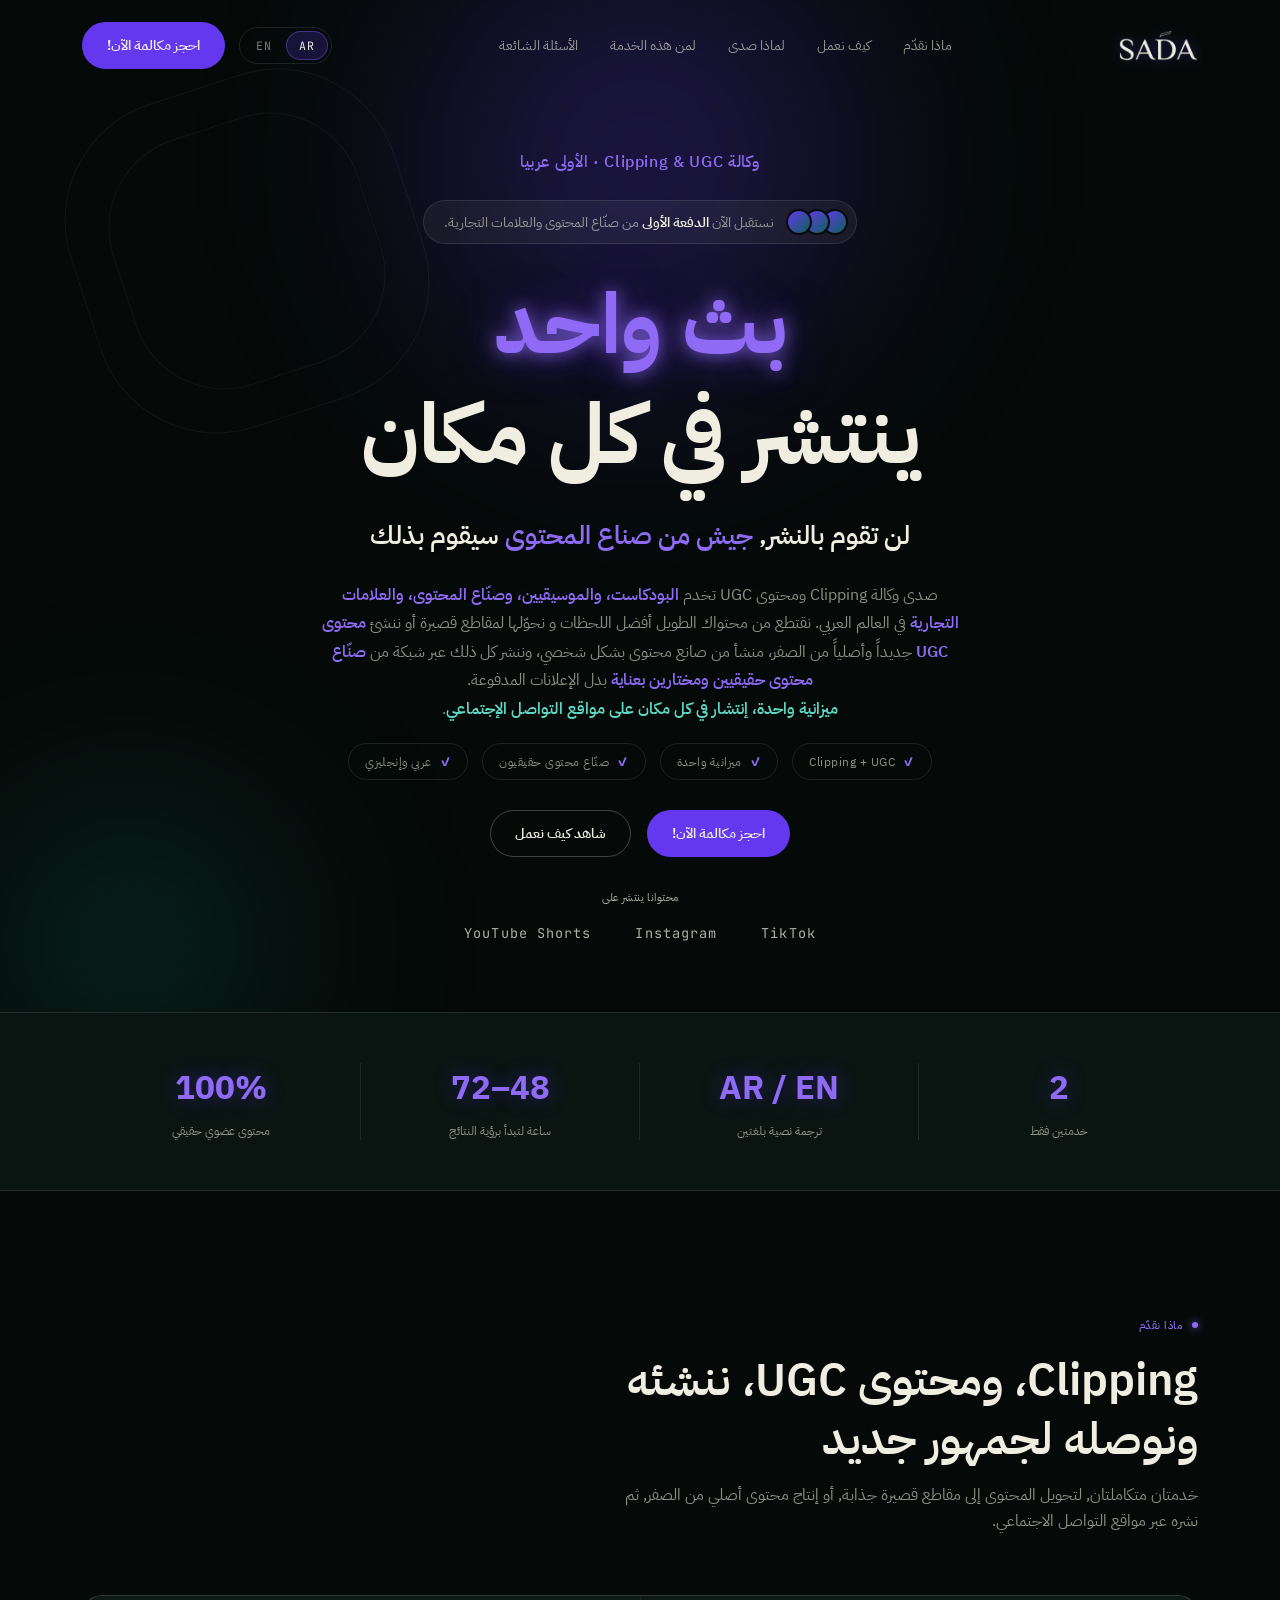
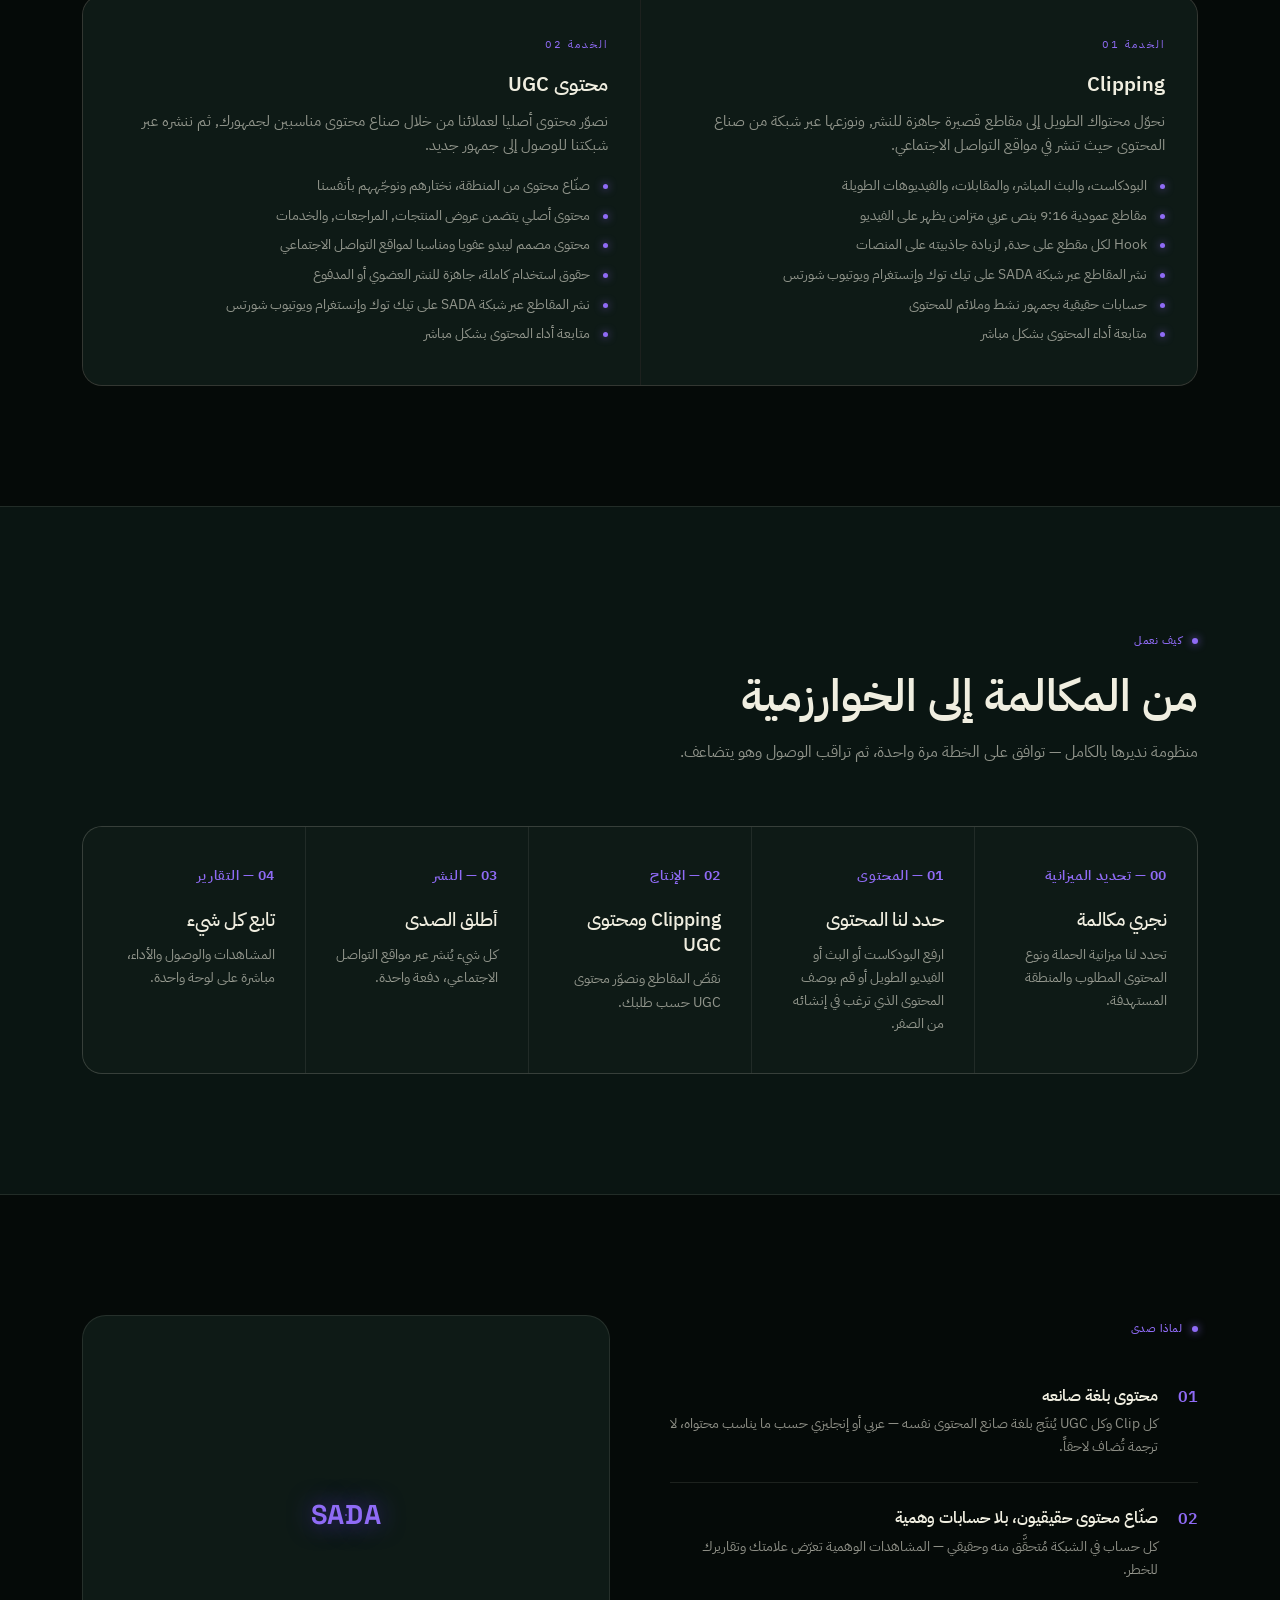
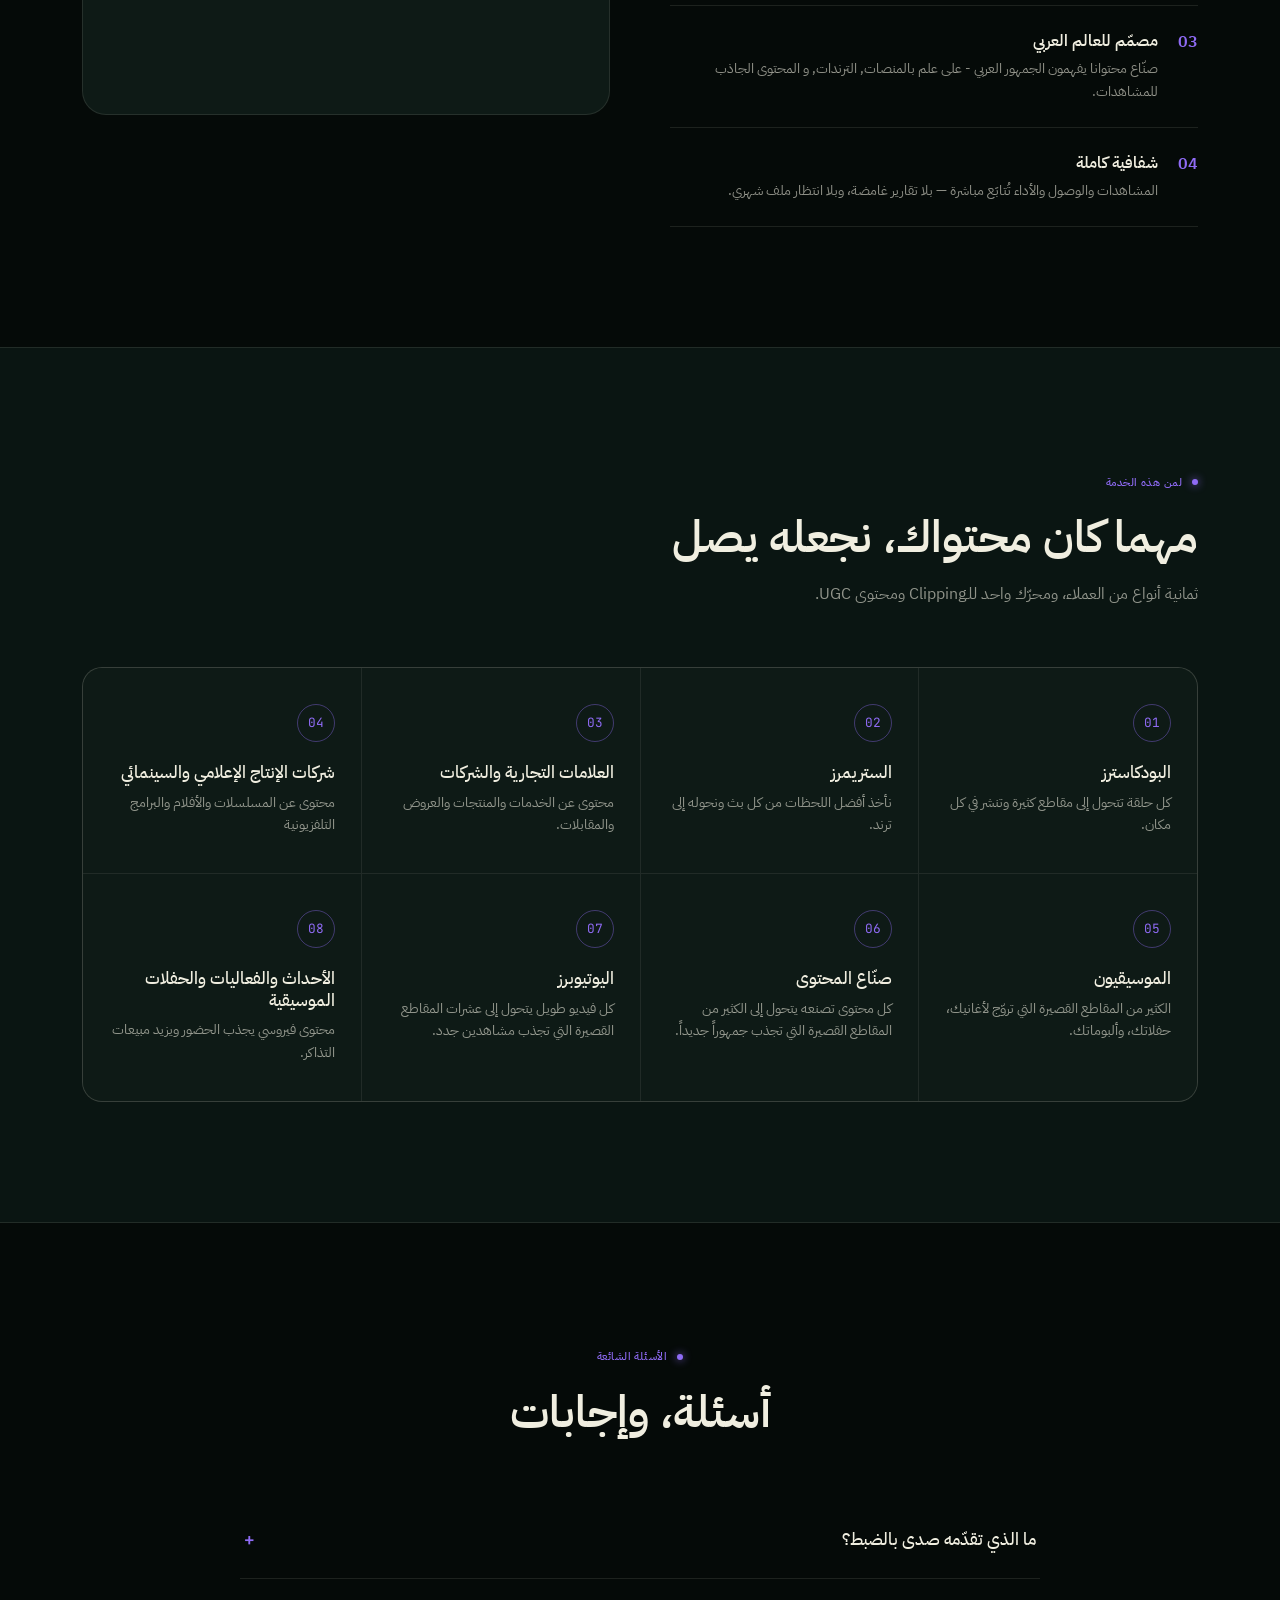
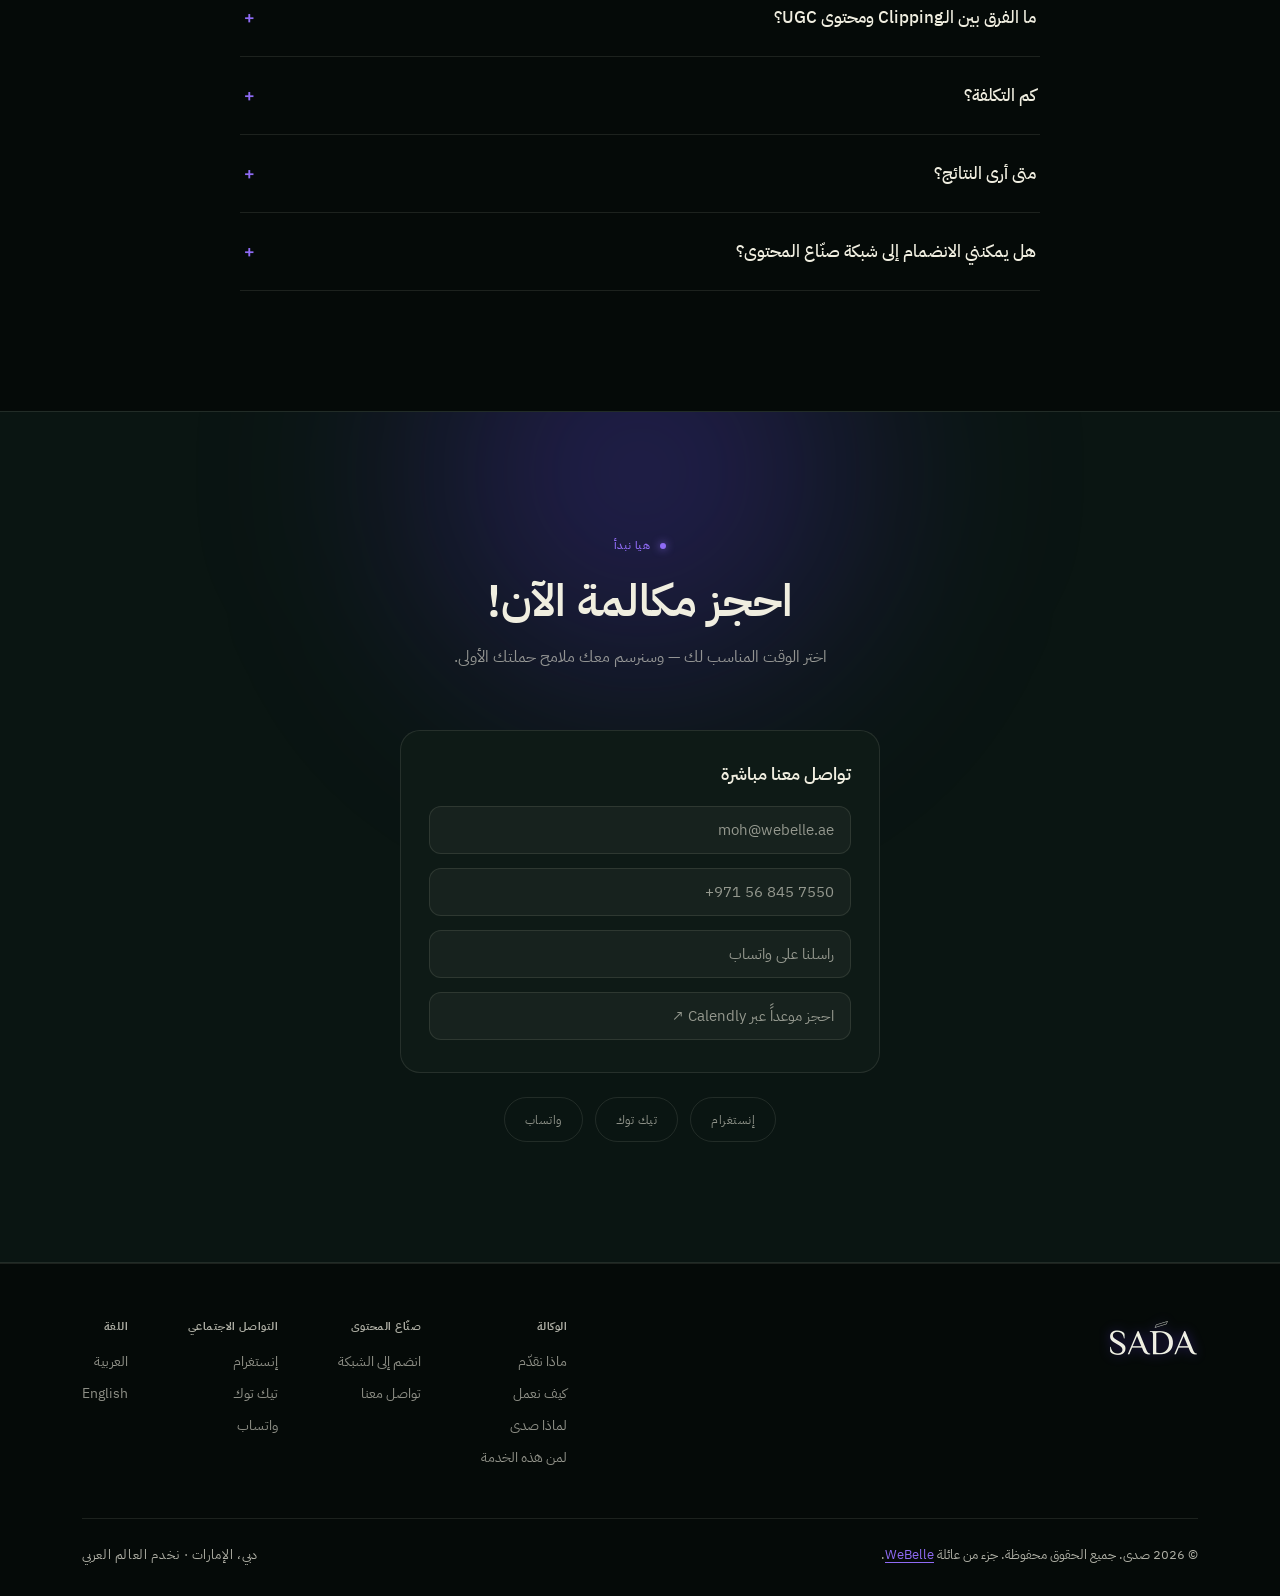
<file: index.html>
<!doctype html>
<html lang="ar" dir="rtl">
  <head>
    <meta charset="UTF-8" />
    <meta name="viewport" content="width=device-width, initial-scale=1.0" />
    <title>صدى — وكالة Clipping ومحتوى UGC | دبي والعالم العربي</title>
    <meta
      name="description"
      content="صدى وكالة Clipping ومحتوى UGC مقرّها دبي وتخدم العالم العربي. نقصّ محتواك الطويل إلى مقاطع قصيرة، وننتج محتوى UGC أصلياً، وننشره عبر شبكة موثوقة من صنّاع المحتوى، كلٌّ بلغته. جزء من عائلة WeBelle."
    />
    <meta
      name="keywords"
      content="وكالة Clipping, محتوى UGC, توزيع محتوى, وصول عضوي, شبكة صنّاع محتوى, تسويق العالم العربي, وكالة رقمية دبي, محتوى بالعربية والإنجليزية, فيديو قصير, صدى, SADA, WeBelle"
    />
    <meta name="author" content="WeBelle" />
    <meta name="robots" content="index, follow" />
    <link rel="canonical" href="https://www.sadaclips.com/" />
    <link rel="alternate" hreflang="ar" href="https://www.sadaclips.com/" />
    <link rel="alternate" hreflang="en" href="https://www.sadaclips.com/en/" />
    <link
      rel="alternate"
      hreflang="x-default"
      href="https://www.sadaclips.com/"
    />
    <meta name="theme-color" content="#050a08" />

    <!-- Open Graph -->
    <meta property="og:type" content="website" />
    <meta property="og:site_name" content="صدى" />
    <meta
      property="og:title"
      content="صدى — وكالة Clipping ومحتوى UGC | دبي والعالم العربي"
    />
    <meta
      property="og:description"
      content="فيديو واحد ينتشر في كل مكان. صدى وكالة Clipping ومحتوى UGC مبنيّة للخليج والعالم العربي، بلغة كل صانع محتوى — جزء من عائلة WeBelle."
    />
    <meta property="og:url" content="https://www.sadaclips.com/" />
    <meta
      property="og:image"
      content="https://www.sadaclips.com/assets/og-image.avif"
    />
    <meta property="og:image:width" content="1200" />
    <meta property="og:image:height" content="630" />
    <meta property="og:image:alt" content="صدى — وكالة Clipping ومحتوى UGC" />
    <meta property="og:locale" content="ar_AE" />
    <meta property="og:locale:alternate" content="en_US" />

    <!-- Twitter -->
    <meta name="twitter:card" content="summary_large_image" />
    <meta
      name="twitter:title"
      content="صدى — وكالة Clipping ومحتوى UGC | دبي والعالم العربي"
    />
    <meta
      name="twitter:description"
      content="فيديو واحد ينتشر في كل مكان. صدى وكالة Clipping ومحتوى UGC مبنيّة للخليج والعالم العربي، بلغة كل صانع محتوى."
    />
    <meta
      name="twitter:image"
      content="https://www.sadaclips.com/assets/og-image.avif"
    />
    <meta name="twitter:image:alt" content="صدى — وكالة Clipping ومحتوى UGC" />

    <!-- Favicon (inline SVG, no external asset needed) -->
    <link
      rel="icon"
      type="image/svg+xml"
      href="data:image/svg+xml,%3Csvg xmlns='http://www.w3.org/2000/svg' viewBox='0 0 32 32'%3E%3Ccircle cx='16' cy='16' r='3.4' fill='%238f6bf5'/%3E%3Ccircle cx='16' cy='16' r='9' fill='none' stroke='%238f6bf5' stroke-width='1.4'/%3E%3Ccircle cx='16' cy='16' r='14.5' fill='none' stroke='%238f6bf5' stroke-width='1.1' opacity='.5'/%3E%3C/svg%3E"
    />

    <link rel="preconnect" href="https://fonts.googleapis.com" />
    <link rel="preconnect" href="https://fonts.gstatic.com" crossorigin />
    <!-- Fonts load without blocking first render: preload + swap the
         rel to 'stylesheet' once fetched, matching the immediate fallback
         via the noscript tag for non-JS agents. font-display=swap in the
         URL means text is never invisible while waiting. -->
    <link
      rel="preload"
      as="style"
      href="https://fonts.googleapis.com/css2?family=IBM+Plex+Sans+Arabic:wght@400;500;600;700&family=Space+Grotesk:wght@500;600;700&family=JetBrains+Mono:wght@500&display=optional"
      onload="
        this.onload = null;
        this.rel = 'stylesheet';
      "
    />
    <noscript>
      <link
        rel="stylesheet"
        href="https://fonts.googleapis.com/css2?family=IBM+Plex+Sans+Arabic:wght@400;500;600;700&family=Space+Grotesk:wght@500;600;700&family=JetBrains+Mono:wght@500&display=optional"
      />
    </noscript>

    <style>
      :root {
        --bg: #050a08;
        --bg2: #0a1512;
        --card: #0e1a16;
        --pine: #0d6358;
        --violet: #6338ee;
        --violet-2: #8f6bf5;
        --cream: #f0eee0;
        --muted: rgba(240, 238, 224, 0.58);
        --muted-dim: rgba(240, 238, 224, 0.72);
        --line: rgba(240, 238, 224, 0.1);
        --max: 1180px;
        --ease: cubic-bezier(0.22, 0.98, 0.28, 1);
        --font-display: 'Space Grotesk', sans-serif;
        --font-body: 'Inter', sans-serif;
        --font-mono: 'JetBrains Mono', monospace;
      }

      /* Arabic type stack — swapped in on the Arabic page only */
      html[lang='ar'] {
        --font-display: 'IBM Plex Sans Arabic', 'Space Grotesk', sans-serif;
        --font-body: 'IBM Plex Sans Arabic', 'Inter', sans-serif;
        --font-mono: 'IBM Plex Sans Arabic', 'JetBrains Mono', monospace;
      }

      * {
        box-sizing: border-box;
        margin: 0;
        padding: 0;
      }
      html {
        scroll-behavior: smooth;
      }
      body {
        background: var(--bg);
        color: var(--cream);
        font-family: var(--font-body);
        -webkit-font-smoothing: antialiased;
        overflow-x: hidden;
      }
      ::selection {
        background: var(--violet);
        color: var(--cream);
      }
      a {
        color: inherit;
        text-decoration: none;
      }
      ul {
        list-style: none;
      }
      img,
      svg {
        display: block;
      }
      .wrap {
        max-width: var(--max);
        margin: 0 auto;
        padding: 0 32px;
      }
      h1,
      h2,
      h3 {
        font-family: var(--font-display);
        line-height: 1.05;
      }

      /* Arabic needs more air between lines and no negative tracking */
      html[lang='ar'] h1,
      html[lang='ar'] h2,
      html[lang='ar'] h3,
      html[lang='ar'] h4 {
        line-height: 1.3;
        letter-spacing: normal;
      }
      html[lang='ar'] .eyebrow,
      html[lang='ar'] .category-tag,
      html[lang='ar'] .step .idx,
      html[lang='ar'] .featured .label,
      html[lang='ar'] .checklist span,
      html[lang='ar'] .social-pill,
      html[lang='ar'] footer .col h4 {
        letter-spacing: 0.04em;
      }

      :focus-visible {
        outline: 2px solid var(--violet-2);
        outline-offset: 3px;
        border-radius: 4px;
      }

      /* HEADER */
      header {
        position: fixed;
        top: 0;
        left: 0;
        right: 0;
        z-index: 100;
        padding: 22px 0;
        background: rgba(5, 10, 8, 0);
        transition:
          background 0.4s var(--ease),
          padding 0.4s var(--ease),
          border-color 0.4s var(--ease);
        border-bottom: 1px solid transparent;
      }
      header.scrolled {
        padding: 14px 0;
        background: rgba(5, 10, 8, 0.85);
        backdrop-filter: blur(14px);
        border-color: var(--line);
      }
      header .wrap {
        display: flex;
        align-items: center;
        justify-content: space-between;
        gap: 20px;
      }
      .logo {
        display: flex;
        align-items: center;
        gap: 10px;
        font-family: var(--font-display);
        font-weight: 700;
        font-size: 1.3rem;
        color: var(--cream);
      }
      .logo-mark {
        height: 32px;
        width: auto;
        object-fit: contain;
        flex-shrink: 0;
        filter: drop-shadow(0 0 6px rgba(99, 56, 238, 0.45));
      }
      footer .logo-mark {
        height: 36px;
      }
      .logo-text {
        display: flex;
        flex-direction: column;
        line-height: 1.1;
      }
      .logo-sub {
        font-family: var(--font-mono);
        font-weight: 500;
        font-size: 0.6rem;
        letter-spacing: 0.08em;
        text-transform: uppercase;
        color: var(--muted-dim);
      }

      nav.links {
        display: flex;
        gap: 32px;
      }
      nav.links a {
        font-size: 0.88rem;
        color: var(--cream);
        opacity: 0.6;
        transition: opacity 0.25s;
      }
      nav.links a:hover {
        opacity: 1;
      }

      .header-actions {
        display: flex;
        align-items: center;
        gap: 14px;
      }

      /* LANGUAGE SWITCHER */
      .lang-switch {
        display: inline-flex;
        align-items: center;
        gap: 2px;
        padding: 3px;
        border: 1px solid var(--line);
        border-radius: 100px;
        font-family: 'JetBrains Mono', monospace;
        font-size: 0.72rem;
        letter-spacing: 0.06em;
        flex-shrink: 0;
      }
      .lang-switch a {
        padding: 7px 13px;
        border-radius: 100px;
        color: rgba(240, 238, 224, 0.5);
        transition:
          color 0.25s,
          background 0.25s;
        white-space: nowrap;
      }
      .lang-switch a:hover {
        color: var(--cream);
      }
      .lang-switch a[aria-current='true'] {
        background: rgba(99, 56, 238, 0.2);
        box-shadow: inset 0 0 0 1px rgba(143, 107, 245, 0.35);
        color: var(--cream);
      }

      .btn {
        display: inline-flex;
        align-items: center;
        justify-content: center;
        gap: 8px;
        font-weight: 600;
        font-size: 0.86rem;
        padding: 12px 24px;
        border-radius: 100px;
        border: 1px solid transparent;
        cursor: pointer;
        transition:
          transform 0.3s var(--ease),
          box-shadow 0.3s var(--ease);
      }
      .btn-glow {
        background: var(--violet);
        color: var(--cream);
      }
      .btn-glow:hover {
        transform: translateY(-2px);
        box-shadow: 0 6px 26px -4px rgba(99, 56, 238, 0.75);
      }
      .btn-outline {
        background: transparent;
        border-color: rgba(240, 238, 224, 0.25);
        color: var(--cream);
      }
      .btn-outline:hover {
        border-color: var(--violet-2);
        transform: translateY(-2px);
      }

      /* HERO */
      .hero {
        position: relative;
        min-height: 100vh;
        display: flex;
        align-items: center;
        padding-top: 150px;
        padding-bottom: 70px;
        overflow: hidden;
      }
      .glow-blob {
        position: absolute;
        border-radius: 50%;
        filter: blur(90px);
        pointer-events: none;
      }
      .glow-blob.g1 {
        width: 640px;
        height: 640px;
        background: radial-gradient(
          circle,
          rgba(99, 56, 238, 0.35),
          transparent 70%
        );
        top: -160px;
        left: 50%;
        transform: translateX(-50%);
      }
      .glow-blob.g2 {
        width: 420px;
        height: 420px;
        background: radial-gradient(
          circle,
          rgba(13, 99, 88, 0.4),
          transparent 70%
        );
        bottom: -140px;
        inset-inline-end: -80px;
      }
      .watermark {
        position: absolute;
        top: 8%;
        inset-inline-end: 6%;
        width: 340px;
        height: 340px;
        border: 1px solid rgba(240, 238, 224, 0.05);
        border-radius: 36%;
        transform: rotate(18deg);
        pointer-events: none;
      }
      .watermark::before {
        content: '';
        position: absolute;
        inset: 40px;
        border: 1px solid rgba(240, 238, 224, 0.05);
        border-radius: 36%;
      }

      .hero .wrap {
        position: relative;
        z-index: 3;
        display: flex;
        flex-direction: column;
        align-items: center;
        text-align: center;
        gap: 26px;
      }

      .category-tag {
        font-family: var(--font-mono);
        font-size: 1rem;
        letter-spacing: 0.18em;
        text-transform: uppercase;
        color: var(--violet-2);
        font-weight: 500;
      }

      .checklist {
        display: flex;
        gap: 14px;
        flex-wrap: wrap;
        justify-content: center;
        margin-top: -6px;
      }
      .checklist span {
        font-family: var(--font-mono);
        font-size: 0.78rem;
        color: var(--muted);
        padding: 8px 16px;
        border: 1px solid var(--line);
        border-radius: 100px;
        display: inline-flex;
        align-items: center;
        gap: 8px;
      }
      .checklist span::before {
        content: '✓';
        color: var(--violet-2);
        font-weight: 700;
      }

      .badge {
        display: inline-flex;
        align-items: center;
        gap: 12px;
        background: rgba(240, 238, 224, 0.05);
        border: 1px solid var(--line);
        padding-block: 8px;
        padding-inline: 8px 20px;
        border-radius: 100px;
        font-size: 0.85rem;
        color: var(--muted);
      }
      .avatars {
        display: flex;
      }
      .avatars .av {
        width: 26px;
        height: 26px;
        border-radius: 50%;
        border: 2px solid var(--bg);
        margin-inline-start: -8px;
        background: linear-gradient(135deg, var(--violet), var(--pine));
      }
      .avatars .av:first-child {
        margin-inline-start: 0;
      }
      .badge b {
        color: var(--cream);
        font-weight: 600;
      }

      .hero h1 {
        font-size: clamp(2.6rem, 6.6vw, 5.6rem);
        font-weight: 700;
        max-width: 19ch;
        letter-spacing: -0.01em;
      }
      .glow {
        color: var(--violet-2);
        text-shadow:
          0 0 18px rgba(143, 107, 245, 0.85),
          0 0 46px rgba(99, 56, 238, 0.5);
      }
      #rotWord {
        display: inline-block;
        transition:
          opacity 0.35s var(--ease),
          transform 0.35s var(--ease);
      }
      #rotWord.rot-out {
        opacity: 0;
        transform: translateY(-10px);
      }
      .glow-line {
        display: block;
        color: var(--violet-2);
        text-shadow:
          0 0 18px rgba(143, 107, 245, 0.85),
          0 0 50px rgba(99, 56, 238, 0.55);
        text-transform: uppercase;
        font-size: 1.02em;
      }

      .hero .sub {
        font-family: var(--font-display);
        font-weight: 600;
        font-size: clamp(1.2rem, 2vw, 1.6rem);
        color: var(--cream);
      }
      .hero .sub .hl {
        color: var(--violet-2);
      }
      .hero p.lede {
        max-width: 64ch;
        color: var(--muted);
        line-height: 1.75;
        font-size: 1.02rem;
      }
      .hero p.lede b {
        color: var(--violet-2);
        font-weight: 600;
      }
      .hero p.lede .g {
        color: #5fd9c4;
        font-weight: 600;
      }

      .featured {
        margin-top: 6px;
      }
      .featured .label {
        font-family: var(--font-mono);
        font-size: 0.68rem;
        letter-spacing: 0.2em;
        color: var(--muted-dim);
        text-transform: uppercase;
        margin-bottom: 18px;
      }
      .featured .row {
        display: flex;
        gap: 44px;
        align-items: center;
        flex-wrap: wrap;
        justify-content: center;
      }
      .featured .row span {
        font-family: 'JetBrains Mono', monospace;
        font-size: 0.85rem;
        letter-spacing: 0.08em;
        color: var(--muted-dim);
      }

      .cta-row {
        display: flex;
        gap: 16px;
        flex-wrap: wrap;
        justify-content: center;
        margin-top: 4px;
      }

      /* SHARED SECTION SHELL */
      section {
        padding: 120px 0;
        position: relative;
      }
      .alt-bg {
        background: var(--bg2);
        border-top: 1px solid var(--line);
        border-bottom: 1px solid var(--line);
      }
      .eyebrow {
        font-family: var(--font-mono);
        font-size: 0.7rem;
        letter-spacing: 0.22em;
        text-transform: uppercase;
        color: var(--violet-2);
        display: inline-flex;
        align-items: center;
        gap: 10px;
        font-weight: 500;
      }
      .eyebrow::before {
        content: '';
        width: 6px;
        height: 6px;
        border-radius: 50%;
        background: var(--violet-2);
        box-shadow: 0 0 8px rgba(143, 107, 245, 0.9);
        flex-shrink: 0;
      }
      .section-head {
        max-width: 600px;
        margin-bottom: 60px;
      }
      .section-head h2 {
        font-size: clamp(2rem, 3.6vw, 2.8rem);
        font-weight: 600;
        color: var(--cream);
        margin-top: 16px;
      }
      .section-head p {
        margin-top: 14px;
        color: var(--muted);
        line-height: 1.65;
      }
      .center {
        text-align: center;
        margin-left: auto;
        margin-right: auto;
      }

      .reveal {
        opacity: 0;
        transform: translateY(24px);
        transition:
          opacity 0.7s var(--ease),
          transform 0.7s var(--ease);
      }
      .reveal.in {
        opacity: 1;
        transform: translateY(0);
      }

      /* STATS */
      .stats {
        border-top: 1px solid var(--line);
        border-bottom: 1px solid var(--line);
        background: var(--bg2);
      }
      .stats .wrap {
        display: grid;
        grid-template-columns: repeat(4, 1fr);
        padding: 50px 32px;
      }
      .stat {
        text-align: center;
        border-inline-start: 1px solid var(--line);
        padding: 0 12px;
      }
      .stat:first-child {
        border-inline-start: none;
      }
      .stat .num {
        font-family: var(--font-display);
        font-weight: 700;
        font-size: clamp(1.5rem, 2.6vw, 2.2rem);
        color: var(--violet-2);
        text-shadow: 0 0 20px rgba(99, 56, 238, 0.4);
      }
      .stat .label {
        margin-top: 8px;
        font-size: 0.78rem;
        color: var(--muted);
      }
      @media (max-width: 760px) {
        .stats .wrap {
          grid-template-columns: 1fr 1fr;
          row-gap: 26px;
        }
        .stat:nth-child(3) {
          border-inline-start: none;
        }
      }

      /* SERVICES — clipping / UGC */
      .svc-grid {
        display: grid;
        grid-template-columns: repeat(2, 1fr);
        gap: 1px;
        background: var(--line);
        border: 1px solid var(--line);
        border-radius: 20px;
        overflow: hidden;
      }
      .svc {
        background: var(--card);
        padding: 40px 32px;
        transition:
          background 0.35s var(--ease),
          transform 0.35s var(--ease);
      }
      .svc:hover {
        background: #12211c;
        transform: translateY(-4px);
      }
      .svc .tag {
        font-family: var(--font-mono);
        font-size: 0.68rem;
        letter-spacing: 0.18em;
        text-transform: uppercase;
        color: var(--violet-2);
        margin-bottom: 18px;
      }
      .svc h3 {
        font-size: 1.25rem;
        font-weight: 600;
        color: var(--cream);
        margin-bottom: 12px;
      }
      .svc p {
        color: var(--muted);
        font-size: 0.92rem;
        line-height: 1.68;
      }
      .svc ul {
        margin-top: 18px;
        display: flex;
        flex-direction: column;
        gap: 9px;
      }
      .svc ul li {
        font-size: 0.86rem;
        color: var(--muted);
        padding-inline-start: 18px;
        position: relative;
        line-height: 1.5;
      }
      .svc ul li::before {
        content: '';
        position: absolute;
        inset-inline-start: 0;
        top: 8px;
        width: 5px;
        height: 5px;
        border-radius: 50%;
        background: var(--violet-2);
        box-shadow: 0 0 8px rgba(143, 107, 245, 0.8);
      }
      @media (max-width: 900px) {
        .svc-grid {
          grid-template-columns: 1fr;
        }
      }

      /* HOW IT WORKS */
      .steps {
        display: grid;
        grid-template-columns: repeat(5, 1fr);
        gap: 1px;
        background: var(--line);
        border: 1px solid var(--line);
        border-radius: 20px;
        overflow: hidden;
      }
      .step {
        background: var(--card);
        padding: 38px 30px;
        transition: background 0.35s var(--ease);
      }
      .step:hover {
        background: #12211c;
      }
      .step .idx {
        font-family: var(--font-mono);
        color: var(--violet-2);
        font-weight: 600;
        font-size: 0.85rem;
        margin-bottom: 22px;
      }
      .step h3 {
        font-size: 1.2rem;
        font-weight: 500;
        color: var(--cream);
        margin-bottom: 10px;
      }
      .step p {
        color: var(--muted);
        font-size: 0.9rem;
        line-height: 1.6;
      }
      @media (max-width: 900px) {
        .steps {
          grid-template-columns: 1fr;
        }
      }

      /* WHY SADA */
      .why-grid {
        display: grid;
        grid-template-columns: 1fr 1fr;
        gap: 60px;
        align-items: start;
      }
      .why-item {
        display: flex;
        gap: 20px;
        padding: 24px 0;
        border-bottom: 1px solid var(--line);
      }
      .why-item:first-child {
        padding-top: 0;
      }
      .why-item .n {
        font-family: var(--font-mono);
        color: var(--violet-2);
        font-weight: 600;
        flex-shrink: 0;
      }
      .why-item h4 {
        font-family: var(--font-display);
        font-weight: 600;
        font-size: 1.02rem;
        margin-bottom: 6px;
        color: var(--cream);
      }
      .why-item p {
        font-size: 0.9rem;
        color: var(--muted);
        line-height: 1.6;
      }
      .why-visual {
        position: relative;
        background: var(--card);
        border: 1px solid var(--line);
        border-radius: 24px;
        min-height: 400px;
        display: flex;
        align-items: center;
        justify-content: center;
        overflow: hidden;
      }
      .why-visual .ring {
        position: absolute;
        border: 1px solid rgba(143, 107, 245, 0.3);
        border-radius: 50%;
        animation: pulse 6s var(--ease) infinite;
      }
      .why-visual .ring.w2 {
        animation-delay: 2s;
      }
      .why-visual .ring.w3 {
        animation-delay: 4s;
      }
      @keyframes pulse {
        0% {
          width: 100px;
          height: 100px;
          opacity: 0;
        }
        12% {
          opacity: 0.7;
        }
        100% {
          width: 420px;
          height: 420px;
          opacity: 0;
        }
      }
      .why-visual .word {
        font-family: 'Space Grotesk', 'IBM Plex Sans Arabic', sans-serif;
        font-weight: 700;
        color: var(--violet-2);
        font-size: 1.7rem;
        z-index: 2;
        text-shadow: 0 0 24px rgba(99, 56, 238, 0.6);
        letter-spacing: 0.02em;
      }
      @media (max-width: 900px) {
        .why-grid {
          grid-template-columns: 1fr;
        }
        .why-visual {
          min-height: 260px;
        }
      }

      /* VERTICALS */
      .vgrid {
        display: grid;
        grid-template-columns: repeat(4, 1fr);
        gap: 1px;
        background: var(--line);
        border: 1px solid var(--line);
        border-radius: 20px;
        overflow: hidden;
      }
      .vcard {
        background: var(--card);
        padding: 36px 26px;
        transition:
          background 0.35s var(--ease),
          transform 0.35s var(--ease);
      }
      .vcard:hover {
        background: #12211c;
        transform: translateY(-4px);
      }
      .vcard .glyph {
        width: 38px;
        height: 38px;
        margin-bottom: 20px;
        border-radius: 50%;
        border: 1px solid rgba(143, 107, 245, 0.4);
        display: flex;
        align-items: center;
        justify-content: center;
        font-family: 'JetBrains Mono', monospace;
        font-size: 0.8rem;
        color: var(--violet-2);
      }
      .vcard h3 {
        color: var(--cream);
        font-size: 1.05rem;
        font-weight: 500;
        margin-bottom: 8px;
      }
      .vcard p {
        color: var(--muted);
        font-size: 0.88rem;
        line-height: 1.6;
      }
      @media (max-width: 900px) {
        .vgrid {
          grid-template-columns: 1fr 1fr;
        }
      }
      @media (max-width: 560px) {
        .vgrid {
          grid-template-columns: 1fr;
        }
      }

      /* FAQ */
      .faq-list {
        max-width: 800px;
        margin: 0 auto;
      }
      .faq-item {
        border-bottom: 1px solid var(--line);
      }
      .faq-q {
        width: 100%;
        display: flex;
        align-items: center;
        justify-content: space-between;
        gap: 20px;
        background: none;
        border: none;
        text-align: start;
        padding: 26px 4px;
        cursor: pointer;
        font-family: var(--font-display);
        font-size: 1.05rem;
        color: var(--cream);
        font-weight: 500;
      }
      .faq-q .plus {
        font-family: 'JetBrains Mono', monospace;
        font-size: 1.1rem;
        color: var(--violet-2);
        transition: transform 0.35s var(--ease);
        flex-shrink: 0;
      }
      .faq-item.open .faq-q .plus {
        transform: rotate(45deg);
      }
      .faq-a {
        max-height: 0;
        overflow: hidden;
        transition: max-height 0.45s var(--ease);
      }
      .faq-a p {
        padding: 0 4px 26px;
        color: var(--muted);
        font-size: 0.94rem;
        line-height: 1.65;
        max-width: 70ch;
      }

      /* CONTACT */
      .contact {
        text-align: center;
        overflow: hidden;
      }
      .contact-grid {
        display: flex;
        flex-direction: column;
        align-items: center;
        gap: 24px;
        max-width: 480px;
        margin: 10px auto 0;
        text-align: start;
      }

      .contact-side {
        display: flex;
        width: 100%;
        flex-direction: column;
        gap: 24px;
      }
      .contact-card {
        background: var(--card);
        border: 1px solid var(--line);
        border-radius: 20px;
        padding: 32px 28px;
        display: flex;
        flex-direction: column;
        gap: 14px;
      }
      .contact-card h3 {
        font-size: 1.1rem;
        font-weight: 600;
        color: var(--cream);
        margin-bottom: 6px;
      }
      .contact-line {
        font-size: 0.95rem;
        color: var(--muted);
        padding: 12px 16px;
        background: rgba(240, 238, 224, 0.04);
        border: 1px solid var(--line);
        border-radius: 12px;
        transition:
          border-color 0.25s,
          color 0.25s;
      }
      .contact-line:hover {
        border-color: var(--violet-2);
        color: var(--cream);
      }
      /* Emails and phone numbers always read LTR, even inside an RTL page */
      .contact-line.ltr {
        direction: ltr;
        text-align: start;
      }
      [dir='rtl'] .contact-line.ltr {
        text-align: right;
      }

      .socials {
        display: flex;
        justify-content: center;
        gap: 12px;
        flex-wrap: wrap;
      }
      .social-pill {
        font-family: var(--font-mono);
        font-size: 0.78rem;
        letter-spacing: 0.05em;
        padding: 12px 20px;
        border-radius: 100px;
        border: 1px solid var(--line);
        color: var(--muted);
        transition:
          border-color 0.25s,
          color 0.25s,
          transform 0.25s var(--ease);
      }
      .social-pill:hover {
        border-color: var(--violet-2);
        color: var(--cream);
        transform: translateY(-2px);
      }

      @media (max-width: 900px) {
        .contact-grid {
          max-width: 100%;
        }
      }

      /* FOOTER */
      footer {
        border-top: 1px solid var(--line);
        padding: 56px 0 32px;
      }
      footer .top {
        display: flex;
        justify-content: space-between;
        align-items: flex-start;
        gap: 40px;
        flex-wrap: wrap;
        padding-bottom: 40px;
        border-bottom: 1px solid var(--line);
      }
      footer .cols {
        display: flex;
        gap: 60px;
        flex-wrap: wrap;
      }
      footer .col h4 {
        font-family: var(--font-mono);
        font-size: 0.68rem;
        letter-spacing: 0.16em;
        text-transform: uppercase;
        color: var(--muted-dim);
        margin-bottom: 16px;
      }
      footer .col a {
        display: block;
        font-size: 0.9rem;
        color: var(--muted);
        margin-bottom: 10px;
      }
      footer .col a:hover {
        color: var(--cream);
      }
      footer .bottom {
        display: flex;
        justify-content: space-between;
        align-items: center;
        padding-top: 26px;
        font-size: 0.8rem;
        color: var(--muted-dim);
        flex-wrap: wrap;
        gap: 12px;
      }
      footer .bottom .tag {
        font-family: var(--font-mono);
        letter-spacing: 0.05em;
      }
      /* Inline links inside body copy need more than color alone to read as
   links — underline them so they don't rely on color contrast/vision
   to be distinguishable. */
      footer .bottom a {
        text-decoration: underline;
        text-underline-offset: 3px;
      }

      /* RTL ADJUSTMENTS */
      [dir='rtl'] .glow-blob.g1 {
        left: auto;
        right: 50%;
        transform: translateX(50%);
      }
      [dir='rtl'] .watermark {
        transform: rotate(-18deg);
      }
      [dir='rtl'] .glow-line,
      [dir='rtl'] .category-tag,
      [dir='rtl'] .eyebrow,
      [dir='rtl'] .featured .label,
      [dir='rtl'] footer .col h4,
      [dir='rtl'] .svc .tag {
        text-transform: none;
      }
      [dir='rtl'] .faq-item.open .faq-q .plus {
        transform: rotate(-45deg);
      }
      [dir='rtl'] .lang-switch,
      [dir='rtl'] .featured .row span,
      [dir='rtl'] .vcard .glyph {
        direction: ltr;
      }

      @media (prefers-reduced-motion: reduce) {
        * {
          animation: none !important;
          transition: none !important;
        }
        html {
          scroll-behavior: auto;
        }
      }
      @media (max-width: 760px) {
        nav.links {
          display: none;
        }
        section {
          padding: 80px 0;
        }
      }
      @media (max-width: 520px) {
        .wrap {
          padding: 0 20px;
        }
        .header-actions .btn {
          display: none;
        }
      }
    </style>

    <!-- Structured data -->
    <script type="application/ld+json">
      {
        "@context": "https://schema.org",
        "@type": "ProfessionalService",
        "name": "صدى",
        "alternateName": "SADA",
        "url": "https://www.sadaclips.com/",
        "logo": "https://www.sadaclips.com/assets/sada_logo.webp",
        "image": "https://www.sadaclips.com/assets/og-image.avif",
        "description": "وكالة Clipping ومحتوى UGC مقرّها دبي وتخدم العالم العربي. نحوّل المحتوى الطويل إلى مقاطع قصيرة، وننتج محتوى UGC أصلياً، وننشره بلغة كل صانع محتوى عبر شبكة مُختارة من صنّاع المحتوى.",
        "email": "moh@webelle.ae",
        "telephone": "+971568457550",
        "address": {
          "@type": "PostalAddress",
          "addressLocality": "دبي",
          "addressCountry": "AE"
        },
        "areaServed": "العالم العربي",
        "availableLanguage": ["ar", "en"],
        "sameAs": [
          "https://www.instagram.com/sadaclip/",
          "https://www.tiktok.com/@sada.clips",
          "https://wa.me/971568457550"
        ],
        "parentOrganization": {
          "@type": "Organization",
          "name": "WeBelle",
          "url": "https://webelle.ae"
        }
      }
    </script>
  </head>
  <body>
    <header id="siteHeader">
      <div class="wrap">
        <a href="#top" class="logo" aria-label="صدى — الصفحة الرئيسية">
          <picture>
            <source srcset="/assets/sada_logo.webp" type="image/webp" />
            <img
              src="/assets/sada_logo.webp"
              alt="شعار صدى"
              class="logo-mark"
              width="79"
              height="32"
              decoding="async"
            />
          </picture>
        </a>
        <nav class="links">
          <a href="#services">ماذا نقدّم</a>
          <a href="#work">كيف نعمل</a>
          <a href="#why">لماذا صدى</a>
          <a href="#verticals">لمن هذه الخدمة</a>
          <a href="#faq">الأسئلة الشائعة</a>
        </nav>
        <div class="header-actions">
          <nav class="lang-switch" aria-label="اللغة">
            <a href="/en/" hreflang="en" lang="en">EN</a>
            <a href="/" hreflang="ar" lang="ar" aria-current="true">AR</a>
          </nav>
          <a href="#contact" class="btn btn-glow">احجز مكالمة الآن!</a>
        </div>
      </div>
    </header>

    <main id="main">
      <section class="hero" id="top">
        <div class="glow-blob g1"></div>
        <div class="glow-blob g2"></div>
        <div class="watermark"></div>
        <div class="wrap">
          <span class="category-tag">وكالة Clipping & UGC · الأولى عربيا</span>

          <div class="badge">
            <div class="avatars">
              <div class="av"></div>
              <div class="av"></div>
              <div class="av"></div>
            </div>
            <span
              >نستقبل الآن <b>الدفعة الأولى</b> من صنّاع المحتوى والعلامات
              التجارية.</span
            >
          </div>

          <h1>
            <span
              class="glow"
              id="rotWord"
              data-words='["فيديو واحد","بث واحد","أغنية واحدة","منتج واحد","خدمة واحدة","حدث واحد","فلم واحد","مسلسل واحد"]'
              >فيديو واحد</span
            ><br />
            ينتشر في كل مكان
          </h1>

          <p class="sub">
            لن تقوم بالنشر, <span class="hl">جيش من صناع المحتوى</span> سيقوم
            بذلك
          </p>

          <p class="lede">
            صدى وكالة Clipping ومحتوى UGC تخدم
            <b>البودكاست، والموسيقيين، وصنّاع المحتوى، والعلامات التجارية</b>
            في العالم العربي. نقتطع من محتواك الطويل أفضل اللحظات و نحوّلها
            لمقاطع قصيرة أو ننشئ <b>محتوى UGC</b> جديداً وأصلياً من الصفر، منشأ
            من صانع محتوى بشكل شخصي، وننشر كل ذلك عبر شبكة من
            <b>صنّاع محتوى حقيقيين ومختارين بعناية</b> بدل الإعلانات المدفوعة.
            <br />
            <span class="g"
              >ميزانية واحدة، إنتشار في كل مكان على مواقع التواصل
              الإجتماعي</span
            >.
          </p>

          <div class="checklist">
            <span>Clipping + UGC</span>
            <span>ميزانية واحدة</span>
            <span>صنّاع محتوى حقيقيون</span>
            <span>عربي وإنجليزي</span>
          </div>

          <div class="cta-row">
            <a href="#contact" class="btn btn-glow">احجز مكالمة الآن!</a>
            <a href="#work" class="btn btn-outline">شاهد كيف نعمل</a>
          </div>

          <div class="featured">
            <div class="label">محتوانا ينتشر على</div>
            <div class="row">
              <span>TikTok</span>
              <span>Instagram</span>
              <span>YouTube Shorts</span>
            </div>
          </div>
        </div>
      </section>

      <div class="stats">
        <div class="wrap">
          <div class="stat">
            <div class="num">2</div>
            <div class="label">خدمتين فقط</div>
          </div>
          <div class="stat">
            <div class="num">AR / EN</div>
            <div class="label">ترجمة نصية بلغتين</div>
          </div>
          <div class="stat">
            <div class="num">48–72</div>
            <div class="label">ساعة لتبدأ برؤية النتائج</div>
          </div>
          <div class="stat">
            <div class="num">100%</div>
            <div class="label">محتوى عضوي حقيقي</div>
          </div>
        </div>
      </div>

      <section id="services">
        <div class="wrap">
          <div class="section-head reveal">
            <span class="eyebrow">ماذا نقدّم</span>
            <h2>Clipping، ومحتوى UGC، ننشئه ونوصله لجمهور جديد</h2>
            <p>
              خدمتان متكاملتان, لتحويل المحتوى إلى مقاطع قصيرة جذابة, أو إنتاج
              محتوى أصلي من الصفر, ثم نشره عبر مواقع التواصل الاجتماعي.
            </p>
          </div>
          <div class="svc-grid">
            <div class="svc reveal">
              <div class="tag">الخدمة 01</div>
              <h3>Clipping</h3>
              <p>
                نحوّل محتواك الطويل إلى مقاطع قصيرة جاهزة للنشر, ونوزعها عبر
                شبكة من صناع المحتوى حيث تنشر في مواقع التواصل الاجتماعي.
              </p>
              <ul>
                <li>
                  البودكاست، والبث المباشر، والمقابلات، والفيديوهات الطويلة
                </li>
                <li>مقاطع عمودية 9:16 بنص عربي متزامن يظهر على الفيديو</li>
                <li>Hook لكل مقطع على حدة, لزيادة جاذبيته على المنصات</li>
                <li>
                  نشر المقاطع عبر شبكة SADA على تيك توك وإنستغرام ويوتيوب شورتس
                </li>
                <li>حسابات حقيقية بجمهور نشط وملائم للمحتوى</li>
                <li>متابعة أداء المحتوى بشكل مباشر</li>
              </ul>
            </div>
            <div class="svc reveal">
              <div class="tag">الخدمة 02</div>
              <h3>محتوى UGC</h3>
              <p>
                نصوّر محتوى أصليا لعملائنا من خلال صناع محتوى مناسبين لجمهورك,
                ثم ننشره عبر شبكتنا للوصول إلى جمهور جديد.
              </p>
              <ul>
                <li>صنّاع محتوى من المنطقة، نختارهم ونوجّههم بأنفسنا</li>
                <li>محتوى أصلي يتضمن عروض المنتجات, المراجعات, والخدمات</li>
                <li>محتوى مصمم ليبدو عفويا ومناسبا لمواقع التواصل الاجتماعي</li>
                <li>حقوق استخدام كاملة، جاهزة للنشر العضوي أو المدفوع</li>
                <li>
                  نشر المقاطع عبر شبكة SADA على تيك توك وإنستغرام ويوتيوب شورتس
                </li>
                <li>متابعة أداء المحتوى بشكل مباشر</li>
              </ul>
            </div>
          </div>
        </div>
      </section>

      <section id="work" class="alt-bg">
        <div class="wrap">
          <div class="section-head reveal">
            <span class="eyebrow">كيف نعمل</span>
            <h2>من المكالمة إلى الخوارزمية</h2>
            <p>
              منظومة نديرها بالكامل — توافق على الخطة مرة واحدة، ثم تراقب الوصول
              وهو يتضاعف.
            </p>
          </div>
          <div class="steps">
            <div class="step reveal">
              <div class="idx">00 — تحديد الميزانية</div>
              <h3>نجري مكالمة</h3>
              <p>
                تحدد لنا ميزانية الحملة ونوع المحتوى المطلوب والمنطقة المستهدفة.
              </p>
            </div>
            <div class="step reveal">
              <div class="idx">01 — المحتوى</div>
              <h3>حدد لنا المحتوى</h3>
              <p>
                ارفع البودكاست أو البث أو الفيديو الطويل أو قم بوصف المحتوى الذي
                ترغب في إنشائه من الصفر.
              </p>
            </div>
            <div class="step reveal">
              <div class="idx">02 — الإنتاج</div>
              <h3>Clipping ومحتوى UGC</h3>
              <p>نقصّ المقاطع ونصوّر محتوى UGC حسب طلبك.</p>
            </div>
            <div class="step reveal">
              <div class="idx">03 — النشر</div>
              <h3>أطلق الصدى</h3>
              <p>كل شيء يُنشر عبر مواقع التواصل الاجتماعي، دفعة واحدة.</p>
            </div>
            <div class="step reveal">
              <div class="idx">04 — التقارير</div>
              <h3>تابع كل شيء</h3>
              <p>المشاهدات والوصول والأداء، مباشرة على لوحة واحدة.</p>
            </div>
          </div>
        </div>
      </section>

      <section id="why">
        <div class="wrap">
          <div class="why-grid">
            <div class="why-list">
              <span
                class="eyebrow"
                style="margin-bottom: 24px; display: inline-flex"
                >لماذا صدى</span
              >
              <div class="why-item reveal">
                <span class="n">01</span>
                <div>
                  <h4>محتوى بلغة صانعه</h4>
                  <p>
                    كل Clip وكل UGC يُنتَج بلغة صانع المحتوى نفسه — عربي أو
                    إنجليزي حسب ما يناسب محتواه، لا ترجمة تُضاف لاحقاً.
                  </p>
                </div>
              </div>
              <div class="why-item reveal">
                <span class="n">02</span>
                <div>
                  <h4>صنّاع محتوى حقيقيون، بلا حسابات وهمية</h4>
                  <p>
                    كل حساب في الشبكة مُتحقَّق منه وحقيقي — المشاهدات الوهمية
                    تعرّض علامتك وتقاريرك للخطر.
                  </p>
                </div>
              </div>
              <div class="why-item reveal">
                <span class="n">03</span>
                <div>
                  <h4>مصمّم للعالم العربي</h4>
                  <p>
                    صنّاع محتوانا يفهمون الجمهور العربي - على علم بالمنصات,
                    الترندات, و المحتوى الجاذب للمشاهدات.
                  </p>
                </div>
              </div>
              <div class="why-item reveal">
                <span class="n">04</span>
                <div>
                  <h4>شفافية كاملة</h4>
                  <p>
                    المشاهدات والوصول والأداء تُتابَع مباشرة — بلا تقارير غامضة،
                    وبلا انتظار ملف شهري.
                  </p>
                </div>
              </div>
            </div>
            <div class="why-visual reveal">
              <div class="ring w1"></div>
              <div class="ring w2"></div>
              <div class="ring w3"></div>
              <span class="word" lang="en" dir="ltr">SADA</span>
            </div>
          </div>
        </div>
      </section>

      <section id="verticals" class="alt-bg">
        <div class="wrap">
          <div class="section-head reveal">
            <span class="eyebrow">لمن هذه الخدمة</span>
            <h2>مهما كان محتواك، نجعله يصل</h2>
            <p>ثمانية أنواع من العملاء، ومحرّك واحد للـClipping ومحتوى UGC.</p>
          </div>
          <div class="vgrid">
            <div class="vcard reveal">
              <div class="glyph">01</div>
              <h3>البودكاسترز</h3>
              <p>كل حلقة تتحول إلى مقاطع كثيرة وتنشر في كل مكان.</p>
            </div>
            <div class="vcard reveal">
              <div class="glyph">02</div>
              <h3>الستريمرز</h3>
              <p>نأخذ أفضل اللحظات من كل بث ونحوله إلى ترند.</p>
            </div>
            <div class="vcard reveal">
              <div class="glyph">03</div>
              <h3>العلامات التجارية والشركات</h3>
              <p>محتوى عن الخدمات والمنتجات والعروض والمقابلات.</p>
            </div>
            <div class="vcard reveal">
              <div class="glyph">04</div>
              <h3>شركات الإنتاج الإعلامي والسينمائي</h3>
              <p>محتوى عن المسلسلات والأفلام والبرامج التلفزيونية</p>
            </div>
            <div class="vcard reveal">
              <div class="glyph">05</div>
              <h3>الموسيقيون</h3>
              <p>
                الكثير من المقاطع القصيرة التي تروّج لأغانيك، حفلاتك، وألبوماتك.
              </p>
            </div>
            <div class="vcard reveal">
              <div class="glyph">06</div>
              <h3>صنّاع المحتوى</h3>
              <p>
                كل محتوى تصنعه يتحول إلى الكثير من المقاطع القصيرة التي تجذب
                جمهوراً جديداً.
              </p>
            </div>
            <div class="vcard reveal">
              <div class="glyph">07</div>
              <h3>اليوتيوبرز</h3>
              <p>
                كل فيديو طويل يتحول إلى عشرات المقاطع القصيرة التي تجذب مشاهدين
                جدد.
              </p>
            </div>
            <div class="vcard reveal">
              <div class="glyph">08</div>
              <h3>الأحداث والفعاليات والحفلات الموسيقية</h3>
              <p>محتوى فيروسي يجذب الحضور ويزيد مبيعات التذاكر.</p>
            </div>
          </div>
        </div>
      </section>

      <section id="faq">
        <div class="wrap">
          <div class="section-head reveal center">
            <span class="eyebrow" style="justify-content: center"
              >الأسئلة الشائعة</span
            >
            <h2>أسئلة، وإجابات</h2>
          </div>
          <div class="faq-list">
            <div class="faq-item">
              <button class="faq-q">
                ما الذي تقدّمه صدى بالضبط؟<span class="plus">+</span>
              </button>
              <div class="faq-a">
                <p>
                  نعمل مع شبكة من صناع المحتوى المتخصصين في الفيديوهات القصيرة،
                  حيث يختارون أفضل اللحظات من المحتوى الطويل أو ينتجون محتوى
                  أصلياً لعملائنا، ثم يحولونها إلى مقاطع جذابة وينشرونها عبر
                  حساباتهم على TikTok و Instagram و YouTube Shorts للوصول إلى
                  جماهير جديدة و الإنتشار بشكل فيروسي.
                </p>
              </div>
            </div>
            <div class="faq-item">
              <button class="faq-q">
                ما الفرق بين الـClipping ومحتوى UGC؟<span class="plus">+</span>
              </button>
              <div class="faq-a">
                <p>
                  الـClipping يعتمد على مادة تملكها أصلاً — نقصّ البودكاست أو
                  البث أو الفيديو إلى لحظات قصيرة. أما محتوى UGC فهو تصوير جديد:
                  صنّاع محتوى يصوّرون مادة أصلية عن منتجك أو علامتك، بتوجيه
                  وإشراف منّا. معظم عملائنا يجمعون بين الاثنين.
                </p>
              </div>
            </div>
            <div class="faq-item">
              <button class="faq-q">
                كم التكلفة؟<span class="plus">+</span>
              </button>
              <div class="faq-a">
                <p>احجز مكالمة الآن! وسنجهّز لك عرض سعر بناءً على ما لديك.</p>
              </div>
            </div>
            <div class="faq-item">
              <button class="faq-q">
                متى أرى النتائج؟<span class="plus">+</span>
              </button>
              <div class="faq-a">
                <p>
                  معظم العملاء يرون أول دفعة Clips منشورة خلال 48 إلى 72 ساعة من
                  بدء العمل. تصوير محتوى UGC يستغرق وقتاً أطول قليلاً، لأن صنّاع
                  المحتوى يحتاجون وقتاً للتحضير والتصوير.
                </p>
              </div>
            </div>
            <div class="faq-item">
              <button class="faq-q">
                هل يمكنني الانضمام إلى شبكة صنّاع المحتوى؟<span class="plus"
                  >+</span
                >
              </button>
              <div class="faq-a">
                <p>
                  نعم — نستقبل باستمرار Clippers وصنّاع محتوى UGC يتقنون العربية
                  والإنجليزية. تواصل معنا عبر واتساب أو من خلال قسم التواصل
                  أدناه للتقديم.
                </p>
              </div>
            </div>
          </div>
        </div>
      </section>

      <section class="contact alt-bg" id="contact">
        <div class="glow-blob g1" style="top: -260px"></div>
        <div class="wrap">
          <div class="section-head reveal center">
            <span class="eyebrow" style="justify-content: center"
              >هيا نبدأ</span
            >
            <h2>احجز مكالمة الآن!</h2>
            <p>اختر الوقت المناسب لك — وسنرسم معك ملامح حملتك الأولى.</p>
          </div>

          <div class="contact-grid reveal">
            <div class="contact-side">
              <div class="contact-card">
                <h3>تواصل معنا مباشرة</h3>
                <a class="contact-line ltr" href="mailto:moh@webelle.ae"
                  >moh@webelle.ae</a
                >
                <a class="contact-line ltr" href="tel:+971568457550"
                  >+971 56 845 7550</a
                >
                <a
                  class="contact-line"
                  href="https://wa.me/971568457550"
                  target="_blank"
                  rel="noopener"
                  >راسلنا على واتساب</a
                >
                <a
                  class="contact-line"
                  href="https://calendly.com/webelle"
                  target="_blank"
                  rel="noopener"
                  >احجز موعداً عبر Calendly ↗</a
                >
              </div>
              <div class="socials">
                <a
                  href="https://www.instagram.com/sadaclip/"
                  target="_blank"
                  rel="noopener"
                  class="social-pill"
                  >إنستغرام</a
                >
                <a
                  href="https://www.tiktok.com/@sada.clips"
                  target="_blank"
                  rel="noopener"
                  class="social-pill"
                  >تيك توك</a
                >
                <a
                  href="https://wa.me/971568457550"
                  target="_blank"
                  rel="noopener"
                  class="social-pill"
                  >واتساب</a
                >
              </div>
            </div>
          </div>
        </div>
      </section>
    </main>

    <footer>
      <div class="wrap">
        <div class="top">
          <div class="logo">
            <picture>
              <source srcset="/assets/sada_logo.webp" type="image/webp" />
              <img
                src="/assets/sada_logo.webp"
                alt="شعار صدى"
                class="logo-mark"
                width="84"
                height="34"
                loading="lazy"
                decoding="async"
              />
            </picture>
          </div>
          <div class="cols">
            <div class="col">
              <h4>الوكالة</h4>
              <a href="#services">ماذا نقدّم</a><a href="#work">كيف نعمل</a
              ><a href="#why">لماذا صدى</a
              ><a href="#verticals">لمن هذه الخدمة</a>
            </div>
            <div class="col">
              <h4>صنّاع المحتوى</h4>
              <a href="#faq">انضم إلى الشبكة</a
              ><a href="#contact">تواصل معنا</a>
            </div>
            <div class="col">
              <h4>التواصل الاجتماعي</h4>
              <a
                href="https://www.instagram.com/sadaclip/"
                target="_blank"
                rel="noopener"
                >إنستغرام</a
              ><a
                href="https://www.tiktok.com/@sada.clips"
                target="_blank"
                rel="noopener"
                >تيك توك</a
              ><a
                href="https://wa.me/971568457550"
                target="_blank"
                rel="noopener"
                >واتساب</a
              >
            </div>
            <div class="col">
              <h4>اللغة</h4>
              <a href="/" hreflang="ar">العربية</a
              ><a href="/en/" hreflang="en" lang="en">English</a>
            </div>
          </div>
        </div>
        <div class="bottom">
          <span
            >© 2026 صدى. جميع الحقوق محفوظة. جزء من عائلة
            <a
              href="https://webelle.ae"
              target="_blank"
              rel="noopener"
              style="color: var(--violet-2)"
              >WeBelle</a
            >.</span
          >
          <span class="tag">دبي، الإمارات · نخدم العالم العربي</span>
        </div>
      </div>
    </footer>

    <script src="/script.js" defer></script>
  </body>
</html>
</file>
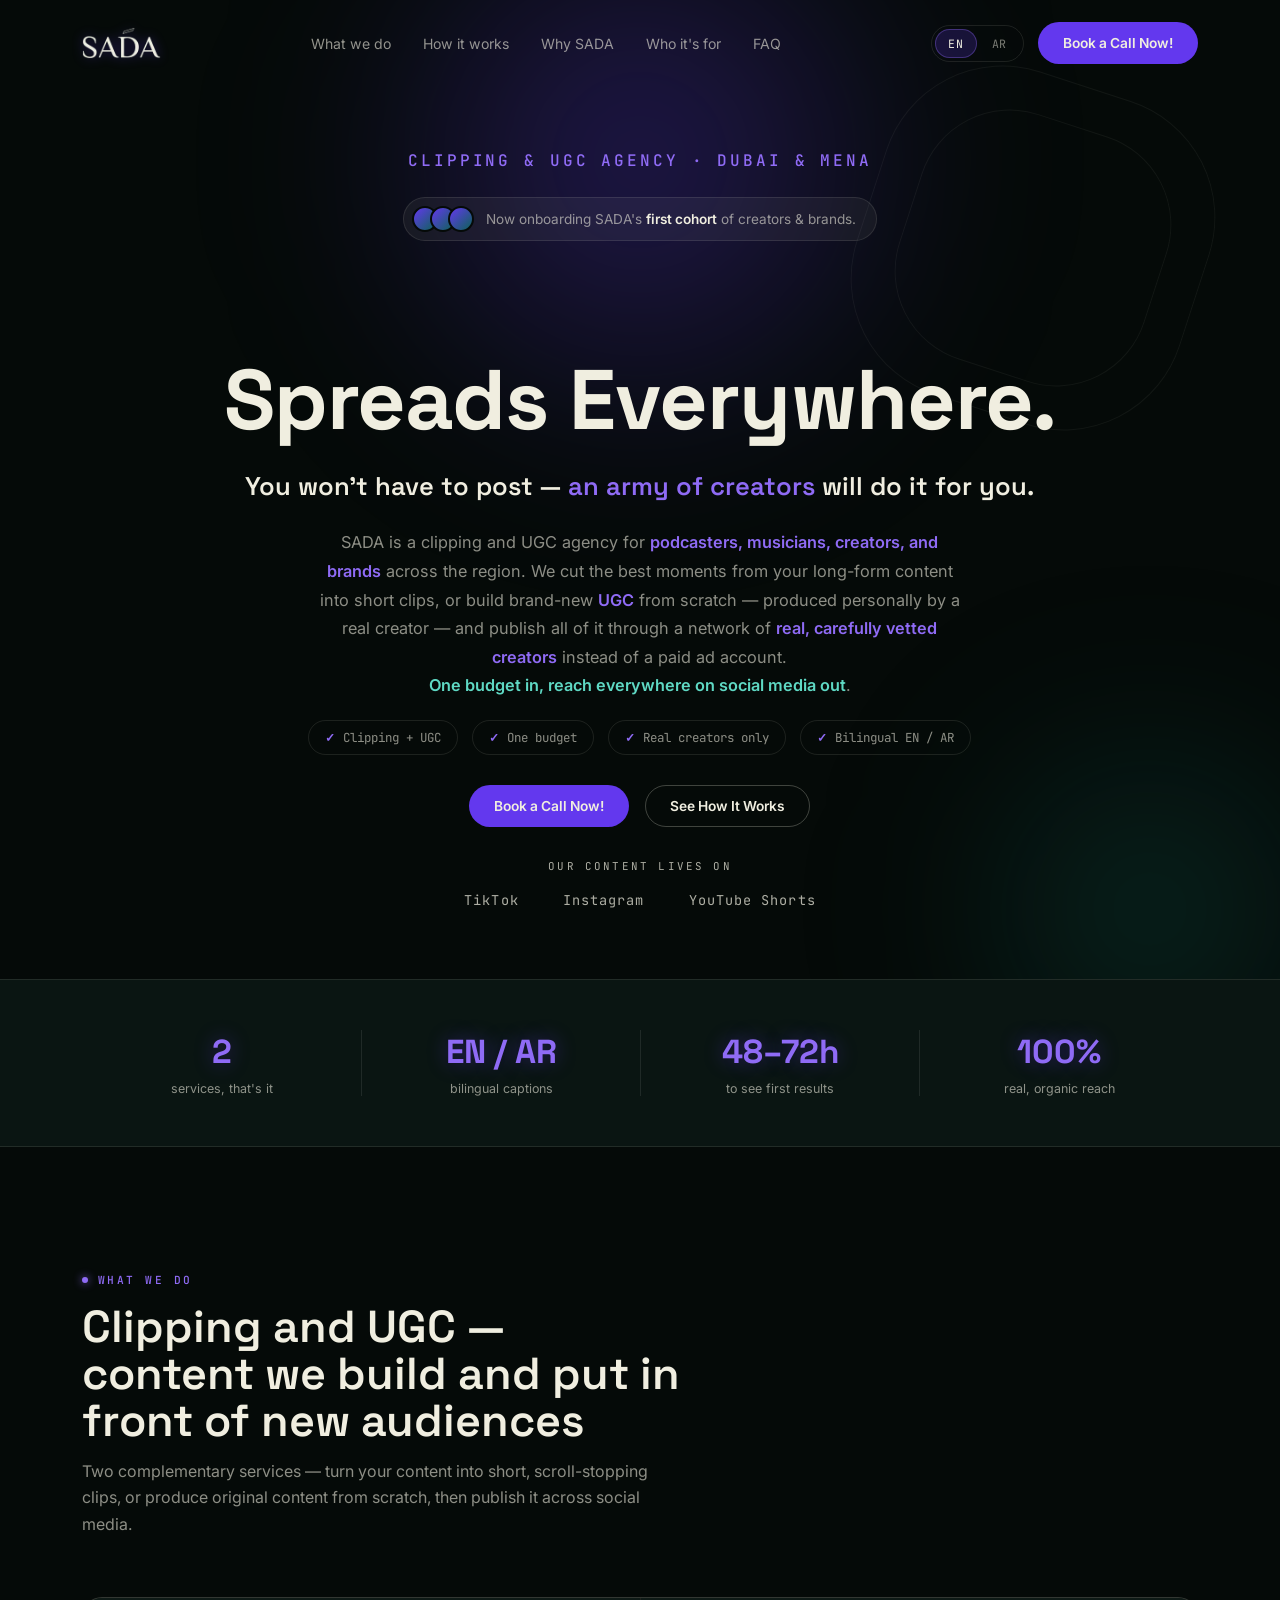
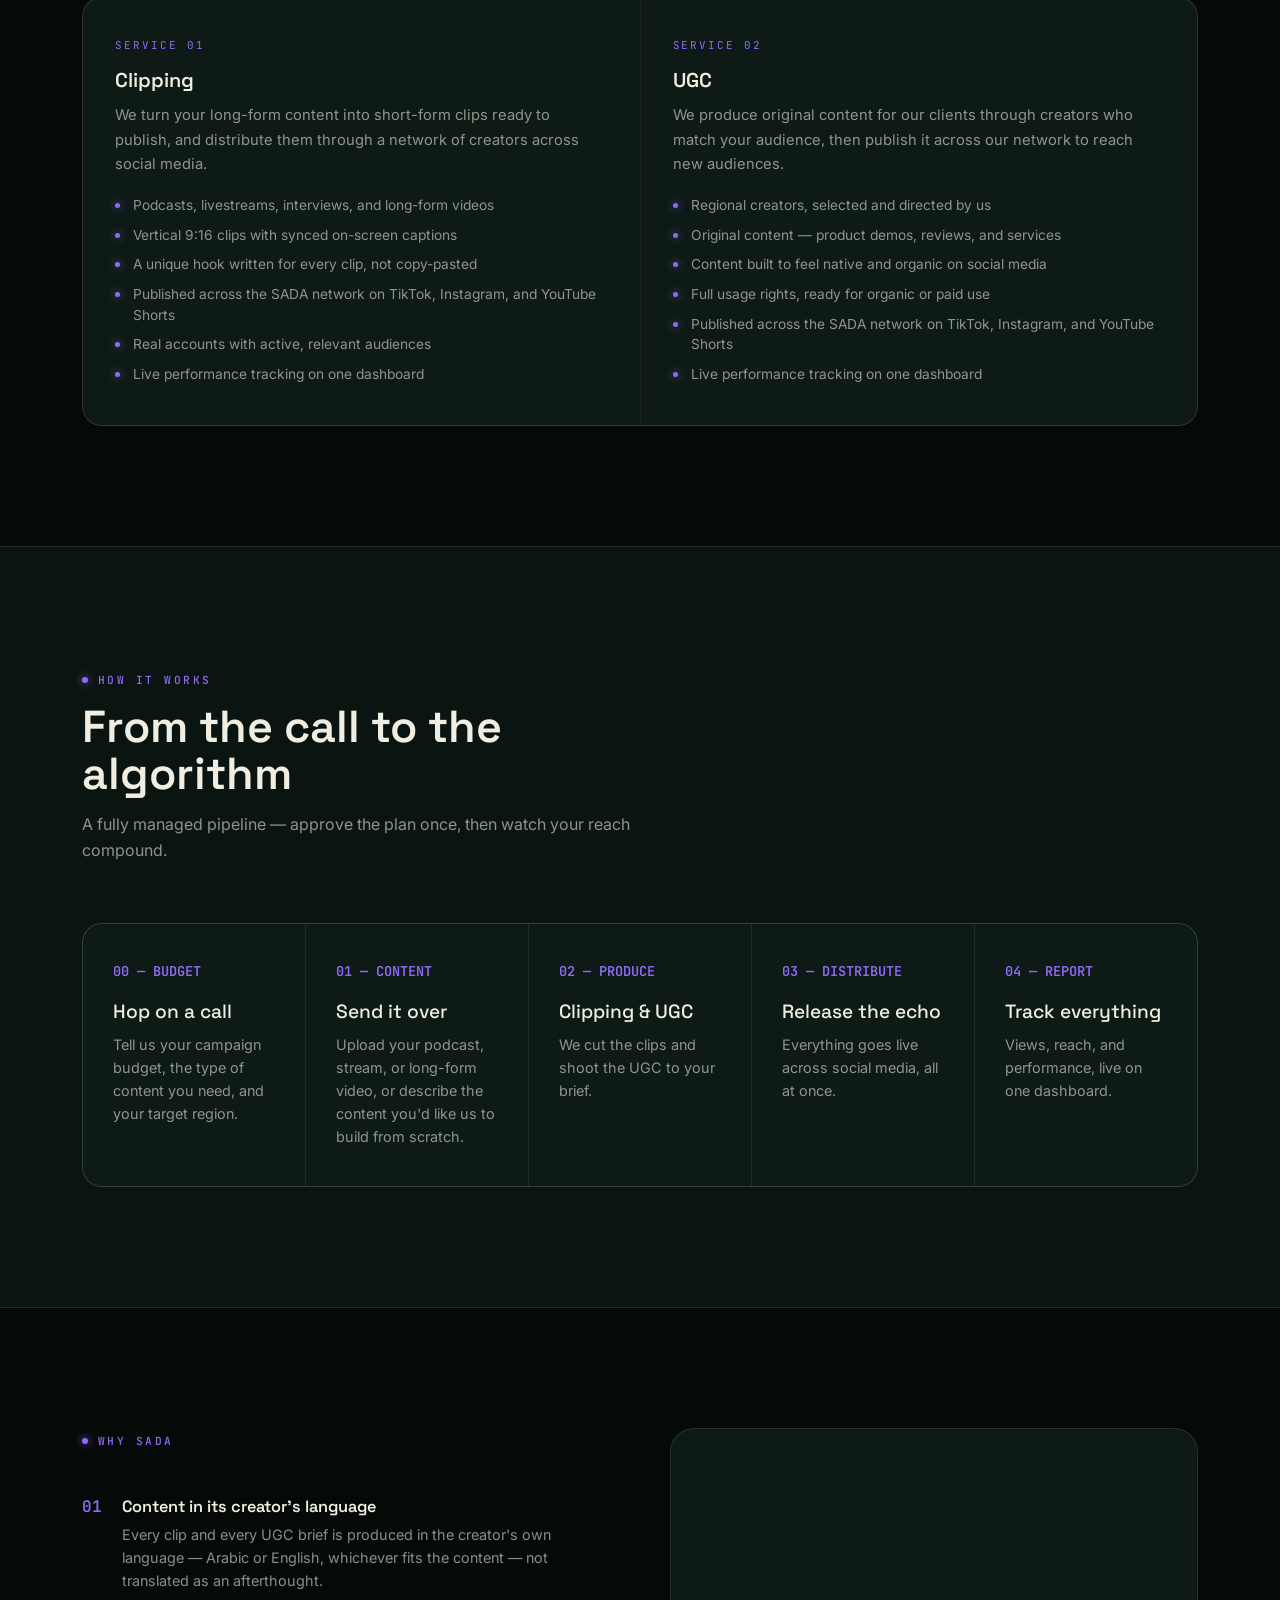
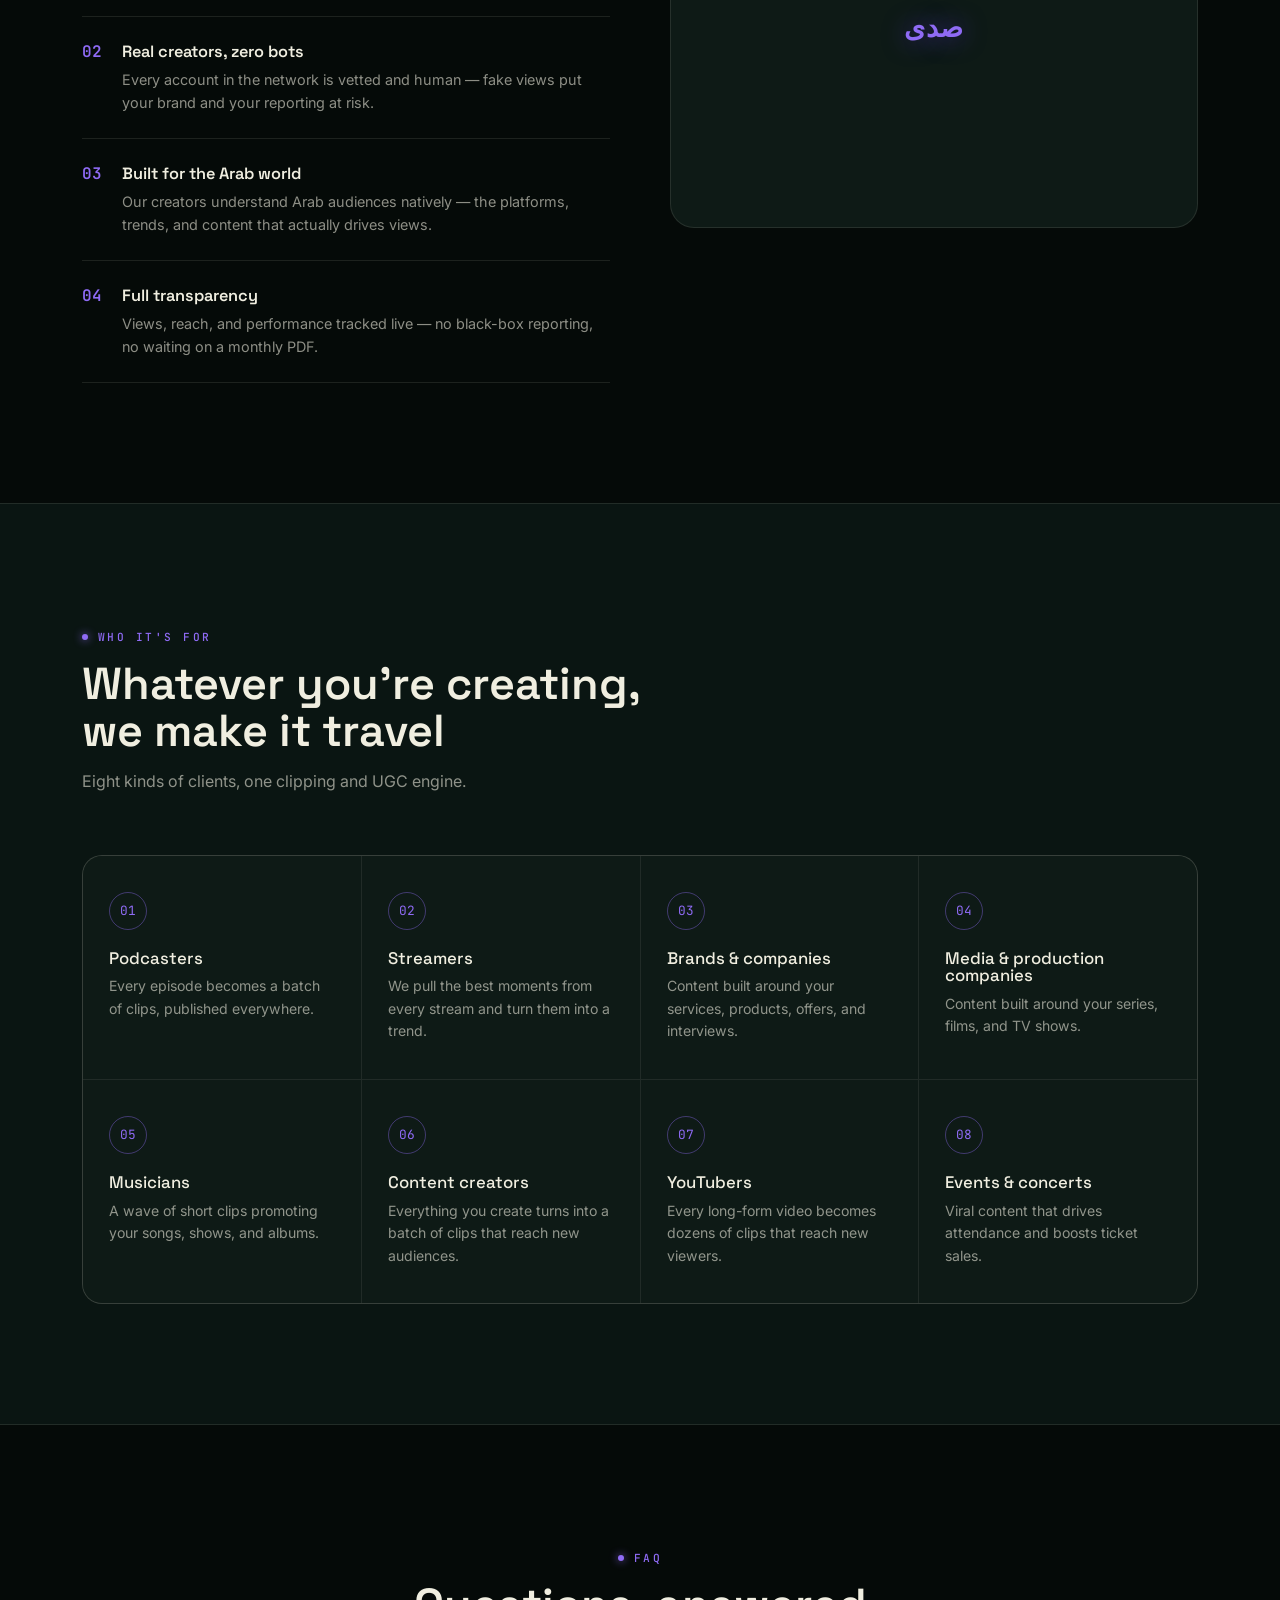
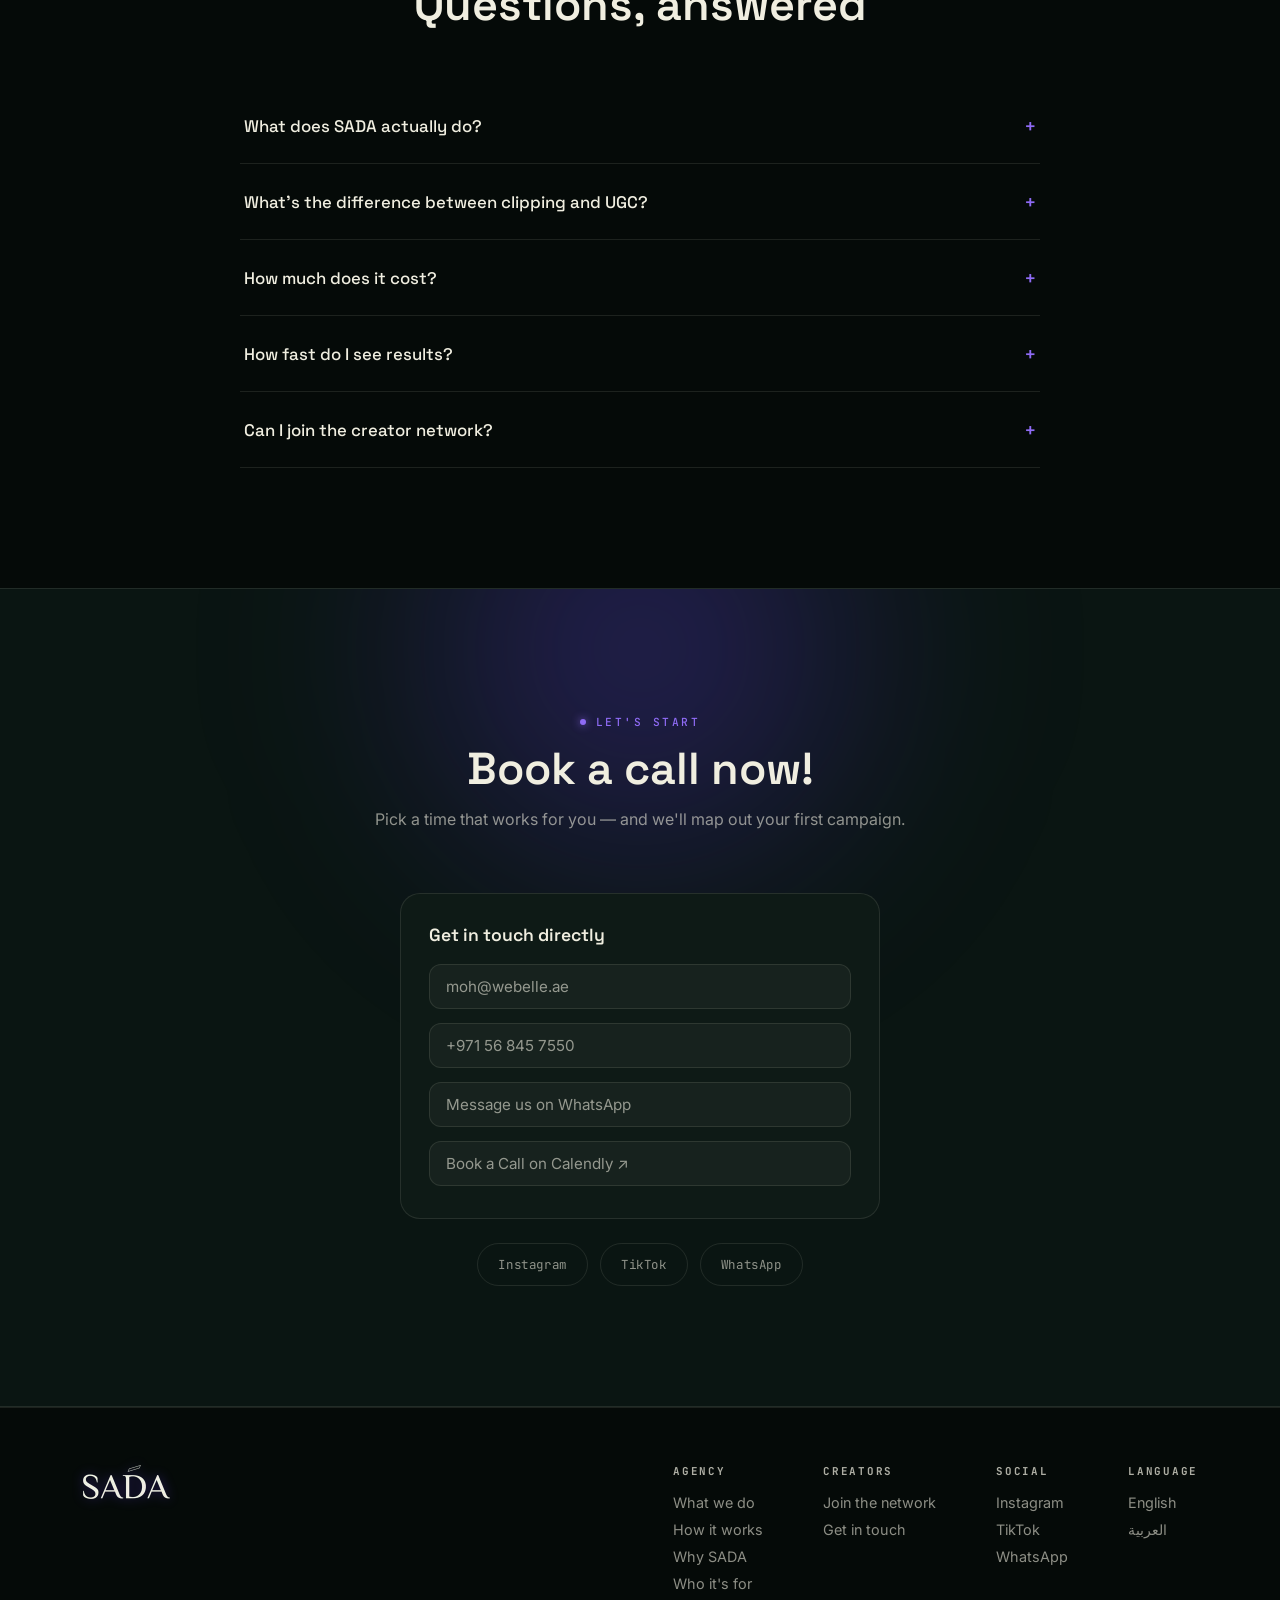
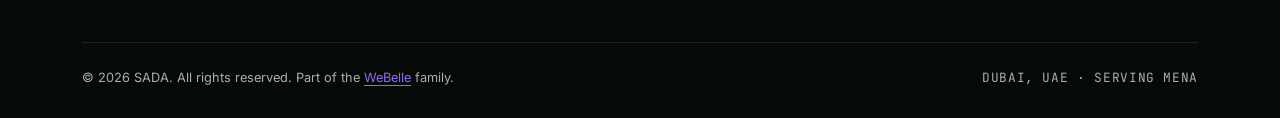
<file: en/index.html>
<!doctype html>
<html lang="en" dir="ltr">
  <head>
    <meta charset="UTF-8" />
    <meta name="viewport" content="width=device-width, initial-scale=1.0" />
    <title>
      SADA — Clipping &amp; UGC Distribution Agency | Dubai &amp; MENA
    </title>
    <meta
      name="description"
      content="SADA is a Dubai-based clipping and UGC agency serving the MENA region. We cut your long-form content into short-form clips, produce original UGC, and publish it through a trusted bilingual creator network. Part of the WeBelle family."
    />
    <meta
      name="keywords"
      content="clipping agency, UGC agency, content distribution agency, organic reach, creator network, MENA marketing agency, Dubai digital agency, bilingual content, short form video, SADA, WeBelle"
    />
    <meta name="author" content="WeBelle" />
    <meta name="robots" content="index, follow" />
    <link rel="canonical" href="https://www.sadaclips.com/en/" />
    <link rel="alternate" hreflang="en" href="https://www.sadaclips.com/en/" />
    <link rel="alternate" hreflang="ar" href="https://www.sadaclips.com/" />
    <link
      rel="alternate"
      hreflang="x-default"
      href="https://www.sadaclips.com/"
    />
    <meta name="theme-color" content="#050a08" />

    <!-- Open Graph -->
    <meta property="og:type" content="website" />
    <meta property="og:site_name" content="SADA" />
    <meta
      property="og:title"
      content="SADA — Clipping & UGC Distribution Agency | Dubai & MENA"
    />
    <meta
      property="og:description"
      content="One upload spreads everywhere. SADA is a bilingual clipping and UGC agency built for the GCC and wider MENA region — part of the WeBelle family."
    />
    <meta property="og:url" content="https://www.sadaclips.com/en/" />
    <meta
      property="og:image"
      content="https://www.sadaclips.com/assets/og-image.avif"
    />
    <meta property="og:image:width" content="1200" />
    <meta property="og:image:height" content="630" />
    <meta
      property="og:image:alt"
      content="SADA — Clipping & UGC Distribution Agency"
    />
    <meta property="og:locale" content="en_US" />
    <meta property="og:locale:alternate" content="ar_AE" />

    <!-- Twitter -->
    <meta name="twitter:card" content="summary_large_image" />
    <meta
      name="twitter:title"
      content="SADA — Clipping & UGC Distribution Agency | Dubai & MENA"
    />
    <meta
      name="twitter:description"
      content="One upload spreads everywhere. SADA is a bilingual clipping and UGC agency built for the GCC and wider MENA region."
    />
    <meta
      name="twitter:image"
      content="https://www.sadaclips.com/assets/og-image.avif"
    />
    <meta
      name="twitter:image:alt"
      content="SADA — Clipping & UGC Distribution Agency"
    />

    <!-- Favicon (inline SVG, no external asset needed) -->
    <link
      rel="icon"
      type="image/svg+xml"
      href="data:image/svg+xml,%3Csvg xmlns='http://www.w3.org/2000/svg' viewBox='0 0 32 32'%3E%3Ccircle cx='16' cy='16' r='3.4' fill='%238f6bf5'/%3E%3Ccircle cx='16' cy='16' r='9' fill='none' stroke='%238f6bf5' stroke-width='1.4'/%3E%3Ccircle cx='16' cy='16' r='14.5' fill='none' stroke='%238f6bf5' stroke-width='1.1' opacity='.5'/%3E%3C/svg%3E"
    />

    <link rel="preconnect" href="https://fonts.googleapis.com" />
    <link rel="preconnect" href="https://fonts.gstatic.com" crossorigin />
    <!-- Fonts load without blocking first render: preload + swap the rel
         to 'stylesheet' once fetched, with a noscript fallback for non-JS
         agents. Only the weights actually used in styles.css are
         requested (Inter 500/700 were unused dead weight). -->
    <link
      rel="preload"
      as="style"
      href="https://fonts.googleapis.com/css2?family=Space+Grotesk:wght@500;600;700&family=Inter:wght@400;600&family=JetBrains+Mono:wght@500&display=optional"
      onload="
        this.onload = null;
        this.rel = 'stylesheet';
      "
    />
    <noscript>
      <link
        rel="stylesheet"
        href="https://fonts.googleapis.com/css2?family=Space+Grotesk:wght@500;600;700&family=Inter:wght@400;600&family=JetBrains+Mono:wght@500&display=optional"
      />
    </noscript>

    <style>
      :root {
        --bg: #050a08;
        --bg2: #0a1512;
        --card: #0e1a16;
        --pine: #0d6358;
        --violet: #6338ee;
        --violet-2: #8f6bf5;
        --cream: #f0eee0;
        --muted: rgba(240, 238, 224, 0.58);
        --muted-dim: rgba(240, 238, 224, 0.72);
        --line: rgba(240, 238, 224, 0.1);
        --max: 1180px;
        --ease: cubic-bezier(0.22, 0.98, 0.28, 1);
        --font-display: 'Space Grotesk', sans-serif;
        --font-body: 'Inter', sans-serif;
        --font-mono: 'JetBrains Mono', monospace;
      }

      /* Arabic type stack — swapped in on the Arabic page only */
      html[lang='ar'] {
        --font-display: 'IBM Plex Sans Arabic', 'Space Grotesk', sans-serif;
        --font-body: 'IBM Plex Sans Arabic', 'Inter', sans-serif;
        --font-mono: 'IBM Plex Sans Arabic', 'JetBrains Mono', monospace;
      }

      * {
        box-sizing: border-box;
        margin: 0;
        padding: 0;
      }
      html {
        scroll-behavior: smooth;
      }
      body {
        background: var(--bg);
        color: var(--cream);
        font-family: var(--font-body);
        -webkit-font-smoothing: antialiased;
        overflow-x: hidden;
      }
      ::selection {
        background: var(--violet);
        color: var(--cream);
      }
      a {
        color: inherit;
        text-decoration: none;
      }
      ul {
        list-style: none;
      }
      img,
      svg {
        display: block;
      }
      .wrap {
        max-width: var(--max);
        margin: 0 auto;
        padding: 0 32px;
      }
      h1,
      h2,
      h3 {
        font-family: var(--font-display);
        line-height: 1.05;
      }

      /* Arabic needs more air between lines and no negative tracking */
      html[lang='ar'] h1,
      html[lang='ar'] h2,
      html[lang='ar'] h3,
      html[lang='ar'] h4 {
        line-height: 1.3;
        letter-spacing: normal;
      }
      html[lang='ar'] .eyebrow,
      html[lang='ar'] .category-tag,
      html[lang='ar'] .step .idx,
      html[lang='ar'] .featured .label,
      html[lang='ar'] .checklist span,
      html[lang='ar'] .social-pill,
      html[lang='ar'] footer .col h4 {
        letter-spacing: 0.04em;
      }

      :focus-visible {
        outline: 2px solid var(--violet-2);
        outline-offset: 3px;
        border-radius: 4px;
      }

      /* HEADER */
      header {
        position: fixed;
        top: 0;
        left: 0;
        right: 0;
        z-index: 100;
        padding: 22px 0;
        background: rgba(5, 10, 8, 0);
        transition:
          background 0.4s var(--ease),
          padding 0.4s var(--ease),
          border-color 0.4s var(--ease);
        border-bottom: 1px solid transparent;
      }
      header.scrolled {
        padding: 14px 0;
        background: rgba(5, 10, 8, 0.85);
        backdrop-filter: blur(14px);
        border-color: var(--line);
      }
      header .wrap {
        display: flex;
        align-items: center;
        justify-content: space-between;
        gap: 20px;
      }
      .logo {
        display: flex;
        align-items: center;
        gap: 10px;
        font-family: var(--font-display);
        font-weight: 700;
        font-size: 1.3rem;
        color: var(--cream);
      }
      .logo-mark {
        height: 32px;
        width: auto;
        object-fit: contain;
        flex-shrink: 0;
        filter: drop-shadow(0 0 6px rgba(99, 56, 238, 0.45));
      }
      footer .logo-mark {
        height: 36px;
      }
      .logo-text {
        display: flex;
        flex-direction: column;
        line-height: 1.1;
      }
      .logo-sub {
        font-family: var(--font-mono);
        font-weight: 500;
        font-size: 0.6rem;
        letter-spacing: 0.08em;
        text-transform: uppercase;
        color: var(--muted-dim);
      }

      nav.links {
        display: flex;
        gap: 32px;
      }
      nav.links a {
        font-size: 0.88rem;
        color: var(--cream);
        opacity: 0.6;
        transition: opacity 0.25s;
      }
      nav.links a:hover {
        opacity: 1;
      }

      .header-actions {
        display: flex;
        align-items: center;
        gap: 14px;
      }

      /* LANGUAGE SWITCHER */
      .lang-switch {
        display: inline-flex;
        align-items: center;
        gap: 2px;
        padding: 3px;
        border: 1px solid var(--line);
        border-radius: 100px;
        font-family: 'JetBrains Mono', monospace;
        font-size: 0.72rem;
        letter-spacing: 0.06em;
        flex-shrink: 0;
      }
      .lang-switch a {
        padding: 7px 13px;
        border-radius: 100px;
        color: rgba(240, 238, 224, 0.5);
        transition:
          color 0.25s,
          background 0.25s;
        white-space: nowrap;
      }
      .lang-switch a:hover {
        color: var(--cream);
      }
      .lang-switch a[aria-current='true'] {
        background: rgba(99, 56, 238, 0.2);
        box-shadow: inset 0 0 0 1px rgba(143, 107, 245, 0.35);
        color: var(--cream);
      }

      .btn {
        display: inline-flex;
        align-items: center;
        justify-content: center;
        gap: 8px;
        font-weight: 600;
        font-size: 0.86rem;
        padding: 12px 24px;
        border-radius: 100px;
        border: 1px solid transparent;
        cursor: pointer;
        transition:
          transform 0.3s var(--ease),
          box-shadow 0.3s var(--ease);
      }
      .btn-glow {
        background: var(--violet);
        color: var(--cream);
      }
      .btn-glow:hover {
        transform: translateY(-2px);
        box-shadow: 0 6px 26px -4px rgba(99, 56, 238, 0.75);
      }
      .btn-outline {
        background: transparent;
        border-color: rgba(240, 238, 224, 0.25);
        color: var(--cream);
      }
      .btn-outline:hover {
        border-color: var(--violet-2);
        transform: translateY(-2px);
      }

      /* HERO */
      .hero {
        position: relative;
        min-height: 100vh;
        display: flex;
        align-items: center;
        padding-top: 150px;
        padding-bottom: 70px;
        overflow: hidden;
      }
      .glow-blob {
        position: absolute;
        border-radius: 50%;
        filter: blur(90px);
        pointer-events: none;
      }
      .glow-blob.g1 {
        width: 640px;
        height: 640px;
        background: radial-gradient(
          circle,
          rgba(99, 56, 238, 0.35),
          transparent 70%
        );
        top: -160px;
        left: 50%;
        transform: translateX(-50%);
      }
      .glow-blob.g2 {
        width: 420px;
        height: 420px;
        background: radial-gradient(
          circle,
          rgba(13, 99, 88, 0.4),
          transparent 70%
        );
        bottom: -140px;
        inset-inline-end: -80px;
      }
      .watermark {
        position: absolute;
        top: 8%;
        inset-inline-end: 6%;
        width: 340px;
        height: 340px;
        border: 1px solid rgba(240, 238, 224, 0.05);
        border-radius: 36%;
        transform: rotate(18deg);
        pointer-events: none;
      }
      .watermark::before {
        content: '';
        position: absolute;
        inset: 40px;
        border: 1px solid rgba(240, 238, 224, 0.05);
        border-radius: 36%;
      }

      .hero .wrap {
        position: relative;
        z-index: 3;
        display: flex;
        flex-direction: column;
        align-items: center;
        text-align: center;
        gap: 26px;
      }

      .category-tag {
        font-family: var(--font-mono);
        font-size: 1rem;
        letter-spacing: 0.18em;
        text-transform: uppercase;
        color: var(--violet-2);
        font-weight: 500;
      }

      .checklist {
        display: flex;
        gap: 14px;
        flex-wrap: wrap;
        justify-content: center;
        margin-top: -6px;
      }
      .checklist span {
        font-family: var(--font-mono);
        font-size: 0.78rem;
        color: var(--muted);
        padding: 8px 16px;
        border: 1px solid var(--line);
        border-radius: 100px;
        display: inline-flex;
        align-items: center;
        gap: 8px;
      }
      .checklist span::before {
        content: '✓';
        color: var(--violet-2);
        font-weight: 700;
      }

      .badge {
        display: inline-flex;
        align-items: center;
        gap: 12px;
        background: rgba(240, 238, 224, 0.05);
        border: 1px solid var(--line);
        padding-block: 8px;
        padding-inline: 8px 20px;
        border-radius: 100px;
        font-size: 0.85rem;
        color: var(--muted);
      }
      .avatars {
        display: flex;
      }
      .avatars .av {
        width: 26px;
        height: 26px;
        border-radius: 50%;
        border: 2px solid var(--bg);
        margin-inline-start: -8px;
        background: linear-gradient(135deg, var(--violet), var(--pine));
      }
      .avatars .av:first-child {
        margin-inline-start: 0;
      }
      .badge b {
        color: var(--cream);
        font-weight: 600;
      }

      .hero h1 {
        font-size: clamp(2.6rem, 6.6vw, 5.6rem);
        font-weight: 700;
        max-width: 19ch;
        letter-spacing: -0.01em;
      }
      .glow {
        color: var(--violet-2);
        text-shadow:
          0 0 18px rgba(143, 107, 245, 0.85),
          0 0 46px rgba(99, 56, 238, 0.5);
      }
      #rotWord {
        display: inline-block;
        transition:
          opacity 0.35s var(--ease),
          transform 0.35s var(--ease);
      }
      #rotWord.rot-out {
        opacity: 0;
        transform: translateY(-10px);
      }
      .glow-line {
        display: block;
        color: var(--violet-2);
        text-shadow:
          0 0 18px rgba(143, 107, 245, 0.85),
          0 0 50px rgba(99, 56, 238, 0.55);
        text-transform: uppercase;
        font-size: 1.02em;
      }

      .hero .sub {
        font-family: var(--font-display);
        font-weight: 600;
        font-size: clamp(1.2rem, 2vw, 1.6rem);
        color: var(--cream);
      }
      .hero .sub .hl {
        color: var(--violet-2);
      }
      .hero p.lede {
        max-width: 64ch;
        color: var(--muted);
        line-height: 1.75;
        font-size: 1.02rem;
      }
      .hero p.lede b {
        color: var(--violet-2);
        font-weight: 600;
      }
      .hero p.lede .g {
        color: #5fd9c4;
        font-weight: 600;
      }

      .featured {
        margin-top: 6px;
      }
      .featured .label {
        font-family: var(--font-mono);
        font-size: 0.68rem;
        letter-spacing: 0.2em;
        color: var(--muted-dim);
        text-transform: uppercase;
        margin-bottom: 18px;
      }
      .featured .row {
        display: flex;
        gap: 44px;
        align-items: center;
        flex-wrap: wrap;
        justify-content: center;
      }
      .featured .row span {
        font-family: 'JetBrains Mono', monospace;
        font-size: 0.85rem;
        letter-spacing: 0.08em;
        color: var(--muted-dim);
      }

      .cta-row {
        display: flex;
        gap: 16px;
        flex-wrap: wrap;
        justify-content: center;
        margin-top: 4px;
      }

      /* SHARED SECTION SHELL */
      section {
        padding: 120px 0;
        position: relative;
      }
      .alt-bg {
        background: var(--bg2);
        border-top: 1px solid var(--line);
        border-bottom: 1px solid var(--line);
      }
      .eyebrow {
        font-family: var(--font-mono);
        font-size: 0.7rem;
        letter-spacing: 0.22em;
        text-transform: uppercase;
        color: var(--violet-2);
        display: inline-flex;
        align-items: center;
        gap: 10px;
        font-weight: 500;
      }
      .eyebrow::before {
        content: '';
        width: 6px;
        height: 6px;
        border-radius: 50%;
        background: var(--violet-2);
        box-shadow: 0 0 8px rgba(143, 107, 245, 0.9);
        flex-shrink: 0;
      }
      .section-head {
        max-width: 600px;
        margin-bottom: 60px;
      }
      .section-head h2 {
        font-size: clamp(2rem, 3.6vw, 2.8rem);
        font-weight: 600;
        color: var(--cream);
        margin-top: 16px;
      }
      .section-head p {
        margin-top: 14px;
        color: var(--muted);
        line-height: 1.65;
      }
      .center {
        text-align: center;
        margin-left: auto;
        margin-right: auto;
      }

      .reveal {
        opacity: 0;
        transform: translateY(24px);
        transition:
          opacity 0.7s var(--ease),
          transform 0.7s var(--ease);
      }
      .reveal.in {
        opacity: 1;
        transform: translateY(0);
      }

      /* STATS */
      .stats {
        border-top: 1px solid var(--line);
        border-bottom: 1px solid var(--line);
        background: var(--bg2);
      }
      .stats .wrap {
        display: grid;
        grid-template-columns: repeat(4, 1fr);
        padding: 50px 32px;
      }
      .stat {
        text-align: center;
        border-inline-start: 1px solid var(--line);
        padding: 0 12px;
      }
      .stat:first-child {
        border-inline-start: none;
      }
      .stat .num {
        font-family: var(--font-display);
        font-weight: 700;
        font-size: clamp(1.5rem, 2.6vw, 2.2rem);
        color: var(--violet-2);
        text-shadow: 0 0 20px rgba(99, 56, 238, 0.4);
      }
      .stat .label {
        margin-top: 8px;
        font-size: 0.78rem;
        color: var(--muted);
      }
      @media (max-width: 760px) {
        .stats .wrap {
          grid-template-columns: 1fr 1fr;
          row-gap: 26px;
        }
        .stat:nth-child(3) {
          border-inline-start: none;
        }
      }

      /* SERVICES — clipping / UGC */
      .svc-grid {
        display: grid;
        grid-template-columns: repeat(2, 1fr);
        gap: 1px;
        background: var(--line);
        border: 1px solid var(--line);
        border-radius: 20px;
        overflow: hidden;
      }
      .svc {
        background: var(--card);
        padding: 40px 32px;
        transition:
          background 0.35s var(--ease),
          transform 0.35s var(--ease);
      }
      .svc:hover {
        background: #12211c;
        transform: translateY(-4px);
      }
      .svc .tag {
        font-family: var(--font-mono);
        font-size: 0.68rem;
        letter-spacing: 0.18em;
        text-transform: uppercase;
        color: var(--violet-2);
        margin-bottom: 18px;
      }
      .svc h3 {
        font-size: 1.25rem;
        font-weight: 600;
        color: var(--cream);
        margin-bottom: 12px;
      }
      .svc p {
        color: var(--muted);
        font-size: 0.92rem;
        line-height: 1.68;
      }
      .svc ul {
        margin-top: 18px;
        display: flex;
        flex-direction: column;
        gap: 9px;
      }
      .svc ul li {
        font-size: 0.86rem;
        color: var(--muted);
        padding-inline-start: 18px;
        position: relative;
        line-height: 1.5;
      }
      .svc ul li::before {
        content: '';
        position: absolute;
        inset-inline-start: 0;
        top: 8px;
        width: 5px;
        height: 5px;
        border-radius: 50%;
        background: var(--violet-2);
        box-shadow: 0 0 8px rgba(143, 107, 245, 0.8);
      }
      @media (max-width: 900px) {
        .svc-grid {
          grid-template-columns: 1fr;
        }
      }

      /* HOW IT WORKS */
      .steps {
        display: grid;
        grid-template-columns: repeat(5, 1fr);
        gap: 1px;
        background: var(--line);
        border: 1px solid var(--line);
        border-radius: 20px;
        overflow: hidden;
      }
      .step {
        background: var(--card);
        padding: 38px 30px;
        transition: background 0.35s var(--ease);
      }
      .step:hover {
        background: #12211c;
      }
      .step .idx {
        font-family: var(--font-mono);
        color: var(--violet-2);
        font-weight: 600;
        font-size: 0.85rem;
        margin-bottom: 22px;
      }
      .step h3 {
        font-size: 1.2rem;
        font-weight: 500;
        color: var(--cream);
        margin-bottom: 10px;
      }
      .step p {
        color: var(--muted);
        font-size: 0.9rem;
        line-height: 1.6;
      }
      @media (max-width: 900px) {
        .steps {
          grid-template-columns: 1fr;
        }
      }

      /* WHY SADA */
      .why-grid {
        display: grid;
        grid-template-columns: 1fr 1fr;
        gap: 60px;
        align-items: start;
      }
      .why-item {
        display: flex;
        gap: 20px;
        padding: 24px 0;
        border-bottom: 1px solid var(--line);
      }
      .why-item:first-child {
        padding-top: 0;
      }
      .why-item .n {
        font-family: var(--font-mono);
        color: var(--violet-2);
        font-weight: 600;
        flex-shrink: 0;
      }
      .why-item h4 {
        font-family: var(--font-display);
        font-weight: 600;
        font-size: 1.02rem;
        margin-bottom: 6px;
        color: var(--cream);
      }
      .why-item p {
        font-size: 0.9rem;
        color: var(--muted);
        line-height: 1.6;
      }
      .why-visual {
        position: relative;
        background: var(--card);
        border: 1px solid var(--line);
        border-radius: 24px;
        min-height: 400px;
        display: flex;
        align-items: center;
        justify-content: center;
        overflow: hidden;
      }
      .why-visual .ring {
        position: absolute;
        border: 1px solid rgba(143, 107, 245, 0.3);
        border-radius: 50%;
        animation: pulse 6s var(--ease) infinite;
      }
      .why-visual .ring.w2 {
        animation-delay: 2s;
      }
      .why-visual .ring.w3 {
        animation-delay: 4s;
      }
      @keyframes pulse {
        0% {
          width: 100px;
          height: 100px;
          opacity: 0;
        }
        12% {
          opacity: 0.7;
        }
        100% {
          width: 420px;
          height: 420px;
          opacity: 0;
        }
      }
      .why-visual .word {
        font-family: 'Space Grotesk', 'IBM Plex Sans Arabic', sans-serif;
        font-weight: 700;
        color: var(--violet-2);
        font-size: 1.7rem;
        z-index: 2;
        text-shadow: 0 0 24px rgba(99, 56, 238, 0.6);
        letter-spacing: 0.02em;
      }
      @media (max-width: 900px) {
        .why-grid {
          grid-template-columns: 1fr;
        }
        .why-visual {
          min-height: 260px;
        }
      }

      /* VERTICALS */
      .vgrid {
        display: grid;
        grid-template-columns: repeat(4, 1fr);
        gap: 1px;
        background: var(--line);
        border: 1px solid var(--line);
        border-radius: 20px;
        overflow: hidden;
      }
      .vcard {
        background: var(--card);
        padding: 36px 26px;
        transition:
          background 0.35s var(--ease),
          transform 0.35s var(--ease);
      }
      .vcard:hover {
        background: #12211c;
        transform: translateY(-4px);
      }
      .vcard .glyph {
        width: 38px;
        height: 38px;
        margin-bottom: 20px;
        border-radius: 50%;
        border: 1px solid rgba(143, 107, 245, 0.4);
        display: flex;
        align-items: center;
        justify-content: center;
        font-family: 'JetBrains Mono', monospace;
        font-size: 0.8rem;
        color: var(--violet-2);
      }
      .vcard h3 {
        color: var(--cream);
        font-size: 1.05rem;
        font-weight: 500;
        margin-bottom: 8px;
      }
      .vcard p {
        color: var(--muted);
        font-size: 0.88rem;
        line-height: 1.6;
      }
      @media (max-width: 900px) {
        .vgrid {
          grid-template-columns: 1fr 1fr;
        }
      }
      @media (max-width: 560px) {
        .vgrid {
          grid-template-columns: 1fr;
        }
      }

      /* FAQ */
      .faq-list {
        max-width: 800px;
        margin: 0 auto;
      }
      .faq-item {
        border-bottom: 1px solid var(--line);
      }
      .faq-q {
        width: 100%;
        display: flex;
        align-items: center;
        justify-content: space-between;
        gap: 20px;
        background: none;
        border: none;
        text-align: start;
        padding: 26px 4px;
        cursor: pointer;
        font-family: var(--font-display);
        font-size: 1.05rem;
        color: var(--cream);
        font-weight: 500;
      }
      .faq-q .plus {
        font-family: 'JetBrains Mono', monospace;
        font-size: 1.1rem;
        color: var(--violet-2);
        transition: transform 0.35s var(--ease);
        flex-shrink: 0;
      }
      .faq-item.open .faq-q .plus {
        transform: rotate(45deg);
      }
      .faq-a {
        max-height: 0;
        overflow: hidden;
        transition: max-height 0.45s var(--ease);
      }
      .faq-a p {
        padding: 0 4px 26px;
        color: var(--muted);
        font-size: 0.94rem;
        line-height: 1.65;
        max-width: 70ch;
      }

      /* CONTACT */
      .contact {
        text-align: center;
        overflow: hidden;
      }
      .contact-grid {
        display: flex;
        flex-direction: column;
        align-items: center;
        gap: 24px;
        max-width: 480px;
        margin: 10px auto 0;
        text-align: start;
      }

      .contact-side {
        display: flex;
        width: 100%;
        flex-direction: column;
        gap: 24px;
      }
      .contact-card {
        background: var(--card);
        border: 1px solid var(--line);
        border-radius: 20px;
        padding: 32px 28px;
        display: flex;
        flex-direction: column;
        gap: 14px;
      }
      .contact-card h3 {
        font-size: 1.1rem;
        font-weight: 600;
        color: var(--cream);
        margin-bottom: 6px;
      }
      .contact-line {
        font-size: 0.95rem;
        color: var(--muted);
        padding: 12px 16px;
        background: rgba(240, 238, 224, 0.04);
        border: 1px solid var(--line);
        border-radius: 12px;
        transition:
          border-color 0.25s,
          color 0.25s;
      }
      .contact-line:hover {
        border-color: var(--violet-2);
        color: var(--cream);
      }
      /* Emails and phone numbers always read LTR, even inside an RTL page */
      .contact-line.ltr {
        direction: ltr;
        text-align: start;
      }
      [dir='rtl'] .contact-line.ltr {
        text-align: right;
      }

      .socials {
        display: flex;
        justify-content: center;
        gap: 12px;
        flex-wrap: wrap;
      }
      .social-pill {
        font-family: var(--font-mono);
        font-size: 0.78rem;
        letter-spacing: 0.05em;
        padding: 12px 20px;
        border-radius: 100px;
        border: 1px solid var(--line);
        color: var(--muted);
        transition:
          border-color 0.25s,
          color 0.25s,
          transform 0.25s var(--ease);
      }
      .social-pill:hover {
        border-color: var(--violet-2);
        color: var(--cream);
        transform: translateY(-2px);
      }

      @media (max-width: 900px) {
        .contact-grid {
          max-width: 100%;
        }
      }

      /* FOOTER */
      footer {
        border-top: 1px solid var(--line);
        padding: 56px 0 32px;
      }
      footer .top {
        display: flex;
        justify-content: space-between;
        align-items: flex-start;
        gap: 40px;
        flex-wrap: wrap;
        padding-bottom: 40px;
        border-bottom: 1px solid var(--line);
      }
      footer .cols {
        display: flex;
        gap: 60px;
        flex-wrap: wrap;
      }
      footer .col h4 {
        font-family: var(--font-mono);
        font-size: 0.68rem;
        letter-spacing: 0.16em;
        text-transform: uppercase;
        color: var(--muted-dim);
        margin-bottom: 16px;
      }
      footer .col a {
        display: block;
        font-size: 0.9rem;
        color: var(--muted);
        margin-bottom: 10px;
      }
      footer .col a:hover {
        color: var(--cream);
      }
      footer .bottom {
        display: flex;
        justify-content: space-between;
        align-items: center;
        padding-top: 26px;
        font-size: 0.8rem;
        color: var(--muted-dim);
        flex-wrap: wrap;
        gap: 12px;
      }
      footer .bottom .tag {
        font-family: var(--font-mono);
        letter-spacing: 0.05em;
      }
      /* Inline links inside body copy need more than color alone to read as
   links — underline them so they don't rely on color contrast/vision
   to be distinguishable. */
      footer .bottom a {
        text-decoration: underline;
        text-underline-offset: 3px;
      }

      /* RTL ADJUSTMENTS */
      [dir='rtl'] .glow-blob.g1 {
        left: auto;
        right: 50%;
        transform: translateX(50%);
      }
      [dir='rtl'] .watermark {
        transform: rotate(-18deg);
      }
      [dir='rtl'] .glow-line,
      [dir='rtl'] .category-tag,
      [dir='rtl'] .eyebrow,
      [dir='rtl'] .featured .label,
      [dir='rtl'] footer .col h4,
      [dir='rtl'] .svc .tag {
        text-transform: none;
      }
      [dir='rtl'] .faq-item.open .faq-q .plus {
        transform: rotate(-45deg);
      }
      [dir='rtl'] .lang-switch,
      [dir='rtl'] .featured .row span,
      [dir='rtl'] .vcard .glyph {
        direction: ltr;
      }

      @media (prefers-reduced-motion: reduce) {
        * {
          animation: none !important;
          transition: none !important;
        }
        html {
          scroll-behavior: auto;
        }
      }
      @media (max-width: 760px) {
        nav.links {
          display: none;
        }
        section {
          padding: 80px 0;
        }
      }
      @media (max-width: 520px) {
        .wrap {
          padding: 0 20px;
        }
        .header-actions .btn {
          display: none;
        }
      }
    </style>

    <!-- Structured data -->
    <script type="application/ld+json">
      {
        "@context": "https://schema.org",
        "@type": "ProfessionalService",
        "name": "SADA",
        "url": "https://www.sadaclips.com/en/",
        "logo": "https://www.sadaclips.com/assets/sada_logo.webp",
        "image": "https://www.sadaclips.com/assets/og-image.avif",
        "description": "Clipping and UGC agency based in Dubai, serving the MENA region. We turn long-form content into short-form clips, produce original creator UGC, and distribute it in the creator's own language through a vetted creator network.",
        "email": "moh@webelle.ae",
        "telephone": "+971568457550",
        "address": {
          "@type": "PostalAddress",
          "addressLocality": "Dubai",
          "addressCountry": "AE"
        },
        "areaServed": "MENA",
        "availableLanguage": ["en", "ar"],
        "sameAs": [
          "https://www.instagram.com/sadaclip/",
          "https://www.tiktok.com/@sada.clips",
          "https://wa.me/971568457550"
        ],
        "parentOrganization": {
          "@type": "Organization",
          "name": "WeBelle",
          "url": "https://webelle.ae"
        }
      }
    </script>
  </head>
  <body>
    <header id="siteHeader">
      <div class="wrap">
        <a href="#top" class="logo" aria-label="SADA — home">
          <picture>
            <source srcset="/assets/sada_logo.webp" type="image/webp" />
            <img
              src="/assets/sada_logo.webp"
              alt="SADA logo"
              class="logo-mark"
              width="79"
              height="32"
              decoding="async"
            />
          </picture>
        </a>
        <nav class="links">
          <a href="#services">What we do</a>
          <a href="#work">How it works</a>
          <a href="#why">Why SADA</a>
          <a href="#verticals">Who it's for</a>
          <a href="#faq">FAQ</a>
        </nav>
        <div class="header-actions">
          <nav class="lang-switch" aria-label="Language">
            <a href="/en/" hreflang="en" lang="en" aria-current="true">EN</a>
            <a href="/" hreflang="ar" lang="ar">AR</a>
          </nav>
          <a href="#contact" class="btn btn-glow">Book a Call Now!</a>
        </div>
      </div>
    </header>

    <main id="main">
      <section class="hero" id="top">
        <div class="glow-blob g1"></div>
        <div class="glow-blob g2"></div>
        <div class="watermark"></div>
        <div class="wrap">
          <span class="category-tag"
            >Clipping &amp; UGC Agency · Dubai &amp; MENA</span
          >

          <div class="badge">
            <div class="avatars">
              <div class="av"></div>
              <div class="av"></div>
              <div class="av"></div>
            </div>
            <span
              >Now onboarding SADA's <b>first cohort</b> of creators &amp;
              brands.</span
            >
          </div>

          <h1>
            <span
              class="glow"
              id="rotWord"
              data-words='["One upload","One stream","One song","One product","One service","One event","One film","One series"]'
              >One upload</span
            ><br />Spreads Everywhere.
          </h1>

          <p class="sub">
            You won't have to post — <span class="hl">an army of creators</span>
            will do it for you.
          </p>

          <p class="lede">
            SADA is a clipping and UGC agency for
            <b>podcasters, musicians, creators, and brands</b> across the
            region. We cut the best moments from your long-form content into
            short clips, or build brand-new <b>UGC</b> from scratch — produced
            personally by a real creator — and publish all of it through a
            network of <b>real, carefully vetted creators</b> instead of a paid
            ad account.<br />
            <span class="g"
              >One budget in, reach everywhere on social media out</span
            >.
          </p>

          <div class="checklist">
            <span>Clipping + UGC</span>
            <span>One budget</span>
            <span>Real creators only</span>
            <span>Bilingual EN / AR</span>
          </div>

          <div class="cta-row">
            <a href="#contact" class="btn btn-glow">Book a Call Now!</a>
            <a href="#work" class="btn btn-outline">See How It Works</a>
          </div>

          <div class="featured">
            <div class="label">Our content lives on</div>
            <div class="row">
              <span>TikTok</span>
              <span>Instagram</span>
              <span>YouTube Shorts</span>
            </div>
          </div>
        </div>
      </section>

      <div class="stats">
        <div class="wrap">
          <div class="stat">
            <div class="num">2</div>
            <div class="label">services, that's it</div>
          </div>
          <div class="stat">
            <div class="num">EN / AR</div>
            <div class="label">bilingual captions</div>
          </div>
          <div class="stat">
            <div class="num">48–72h</div>
            <div class="label">to see first results</div>
          </div>
          <div class="stat">
            <div class="num">100%</div>
            <div class="label">real, organic reach</div>
          </div>
        </div>
      </div>

      <section id="services">
        <div class="wrap">
          <div class="section-head reveal">
            <span class="eyebrow">What we do</span>
            <h2>
              Clipping and UGC — content we build and put in front of new
              audiences
            </h2>
            <p>
              Two complementary services — turn your content into short,
              scroll-stopping clips, or produce original content from scratch,
              then publish it across social media.
            </p>
          </div>
          <div class="svc-grid">
            <div class="svc reveal">
              <div class="tag">Service 01</div>
              <h3>Clipping</h3>
              <p>
                We turn your long-form content into short-form clips ready to
                publish, and distribute them through a network of creators
                across social media.
              </p>
              <ul>
                <li>Podcasts, livestreams, interviews, and long-form videos</li>
                <li>Vertical 9:16 clips with synced on-screen captions</li>
                <li>A unique hook written for every clip, not copy-pasted</li>
                <li>
                  Published across the SADA network on TikTok, Instagram, and
                  YouTube Shorts
                </li>
                <li>Real accounts with active, relevant audiences</li>
                <li>Live performance tracking on one dashboard</li>
              </ul>
            </div>
            <div class="svc reveal">
              <div class="tag">Service 02</div>
              <h3>UGC</h3>
              <p>
                We produce original content for our clients through creators who
                match your audience, then publish it across our network to reach
                new audiences.
              </p>
              <ul>
                <li>Regional creators, selected and directed by us</li>
                <li>Original content — product demos, reviews, and services</li>
                <li>
                  Content built to feel native and organic on social media
                </li>
                <li>Full usage rights, ready for organic or paid use</li>
                <li>
                  Published across the SADA network on TikTok, Instagram, and
                  YouTube Shorts
                </li>
                <li>Live performance tracking on one dashboard</li>
              </ul>
            </div>
          </div>
        </div>
      </section>

      <section id="work" class="alt-bg">
        <div class="wrap">
          <div class="section-head reveal">
            <span class="eyebrow">How it works</span>
            <h2>From the call to the algorithm</h2>
            <p>
              A fully managed pipeline — approve the plan once, then watch your
              reach compound.
            </p>
          </div>
          <div class="steps">
            <div class="step reveal">
              <div class="idx">00 — BUDGET</div>
              <h3>Hop on a call</h3>
              <p>
                Tell us your campaign budget, the type of content you need, and
                your target region.
              </p>
            </div>
            <div class="step reveal">
              <div class="idx">01 — CONTENT</div>
              <h3>Send it over</h3>
              <p>
                Upload your podcast, stream, or long-form video, or describe the
                content you'd like us to build from scratch.
              </p>
            </div>
            <div class="step reveal">
              <div class="idx">02 — PRODUCE</div>
              <h3>Clipping &amp; UGC</h3>
              <p>We cut the clips and shoot the UGC to your brief.</p>
            </div>
            <div class="step reveal">
              <div class="idx">03 — DISTRIBUTE</div>
              <h3>Release the echo</h3>
              <p>Everything goes live across social media, all at once.</p>
            </div>
            <div class="step reveal">
              <div class="idx">04 — REPORT</div>
              <h3>Track everything</h3>
              <p>Views, reach, and performance, live on one dashboard.</p>
            </div>
          </div>
        </div>
      </section>

      <section id="why">
        <div class="wrap">
          <div class="why-grid">
            <div class="why-list">
              <span
                class="eyebrow"
                style="margin-bottom: 24px; display: inline-flex"
                >Why SADA</span
              >
              <div class="why-item reveal">
                <span class="n">01</span>
                <div>
                  <h4>Content in its creator's language</h4>
                  <p>
                    Every clip and every UGC brief is produced in the creator's
                    own language — Arabic or English, whichever fits the content
                    — not translated as an afterthought.
                  </p>
                </div>
              </div>
              <div class="why-item reveal">
                <span class="n">02</span>
                <div>
                  <h4>Real creators, zero bots</h4>
                  <p>
                    Every account in the network is vetted and human — fake
                    views put your brand and your reporting at risk.
                  </p>
                </div>
              </div>
              <div class="why-item reveal">
                <span class="n">03</span>
                <div>
                  <h4>Built for the Arab world</h4>
                  <p>
                    Our creators understand Arab audiences natively — the
                    platforms, trends, and content that actually drives views.
                  </p>
                </div>
              </div>
              <div class="why-item reveal">
                <span class="n">04</span>
                <div>
                  <h4>Full transparency</h4>
                  <p>
                    Views, reach, and performance tracked live — no black-box
                    reporting, no waiting on a monthly PDF.
                  </p>
                </div>
              </div>
            </div>
            <div class="why-visual reveal">
              <div class="ring w1"></div>
              <div class="ring w2"></div>
              <div class="ring w3"></div>
              <span class="word" lang="ar" dir="rtl">صدى</span>
            </div>
          </div>
        </div>
      </section>

      <section id="verticals" class="alt-bg">
        <div class="wrap">
          <div class="section-head reveal">
            <span class="eyebrow">Who it's for</span>
            <h2>Whatever you're creating, we make it travel</h2>
            <p>Eight kinds of clients, one clipping and UGC engine.</p>
          </div>
          <div class="vgrid">
            <div class="vcard reveal">
              <div class="glyph">01</div>
              <h3>Podcasters</h3>
              <p>
                Every episode becomes a batch of clips, published everywhere.
              </p>
            </div>
            <div class="vcard reveal">
              <div class="glyph">02</div>
              <h3>Streamers</h3>
              <p>
                We pull the best moments from every stream and turn them into a
                trend.
              </p>
            </div>
            <div class="vcard reveal">
              <div class="glyph">03</div>
              <h3>Brands &amp; companies</h3>
              <p>
                Content built around your services, products, offers, and
                interviews.
              </p>
            </div>
            <div class="vcard reveal">
              <div class="glyph">04</div>
              <h3>Media &amp; production companies</h3>
              <p>Content built around your series, films, and TV shows.</p>
            </div>
            <div class="vcard reveal">
              <div class="glyph">05</div>
              <h3>Musicians</h3>
              <p>
                A wave of short clips promoting your songs, shows, and albums.
              </p>
            </div>
            <div class="vcard reveal">
              <div class="glyph">06</div>
              <h3>Content creators</h3>
              <p>
                Everything you create turns into a batch of clips that reach new
                audiences.
              </p>
            </div>
            <div class="vcard reveal">
              <div class="glyph">07</div>
              <h3>YouTubers</h3>
              <p>
                Every long-form video becomes dozens of clips that reach new
                viewers.
              </p>
            </div>
            <div class="vcard reveal">
              <div class="glyph">08</div>
              <h3>Events &amp; concerts</h3>
              <p>
                Viral content that drives attendance and boosts ticket sales.
              </p>
            </div>
          </div>
        </div>
      </section>

      <section id="faq">
        <div class="wrap">
          <div class="section-head reveal center">
            <span class="eyebrow" style="justify-content: center">FAQ</span>
            <h2>Questions, answered</h2>
          </div>
          <div class="faq-list">
            <div class="faq-item">
              <button class="faq-q">
                What does SADA actually do?<span class="plus">+</span>
              </button>
              <div class="faq-a">
                <p>
                  We work with a network of creators who specialize in
                  short-form video. They pick the best moments from your
                  long-form content, or produce original content for our
                  clients, then turn it into engaging clips and publish it
                  through their own accounts on TikTok, Instagram, and YouTube
                  Shorts to reach new audiences and go viral.
                </p>
              </div>
            </div>
            <div class="faq-item">
              <button class="faq-q">
                What's the difference between clipping and UGC?<span
                  class="plus"
                  >+</span
                >
              </button>
              <div class="faq-a">
                <p>
                  Clipping works with footage you already have — we cut your
                  podcast, stream, or video into short-form moments. UGC is new
                  footage: creators shoot original content about your product or
                  brand, briefed and directed by us. Most clients run both.
                </p>
              </div>
            </div>
            <div class="faq-item">
              <button class="faq-q">
                How much does it cost?<span class="plus">+</span>
              </button>
              <div class="faq-a">
                <p>
                  Book a call now and we'll put together a quote based on what
                  you're working with.
                </p>
              </div>
            </div>
            <div class="faq-item">
              <button class="faq-q">
                How fast do I see results?<span class="plus">+</span>
              </button>
              <div class="faq-a">
                <p>
                  Most clients see their first batch of clips live within 48–72
                  hours of getting started. UGC shoots take a little longer,
                  since creators need time to prep and film.
                </p>
              </div>
            </div>
            <div class="faq-item">
              <button class="faq-q">
                Can I join the creator network?<span class="plus">+</span>
              </button>
              <div class="faq-a">
                <p>
                  Yes — we're always onboarding bilingual clippers and UGC
                  creators into the network. Reach out via WhatsApp or the
                  contact section below to apply.
                </p>
              </div>
            </div>
          </div>
        </div>
      </section>

      <section class="contact alt-bg" id="contact">
        <div class="glow-blob g1" style="top: -260px"></div>
        <div class="wrap">
          <div class="section-head reveal center">
            <span class="eyebrow" style="justify-content: center"
              >Let's start</span
            >
            <h2>Book a call now!</h2>
            <p>
              Pick a time that works for you — and we'll map out your first
              campaign.
            </p>
          </div>

          <div class="contact-grid reveal">
            <div class="contact-side">
              <div class="contact-card">
                <h3>Get in touch directly</h3>
                <a class="contact-line ltr" href="mailto:moh@webelle.ae"
                  >moh@webelle.ae</a
                >
                <a class="contact-line ltr" href="tel:+971568457550"
                  >+971 56 845 7550</a
                >
                <a
                  class="contact-line"
                  href="https://wa.me/971568457550"
                  target="_blank"
                  rel="noopener"
                  >Message us on WhatsApp</a
                >
                <a
                  class="contact-line"
                  href="https://calendly.com/webelle"
                  target="_blank"
                  rel="noopener"
                  >Book a Call on Calendly ↗</a
                >
              </div>
              <div class="socials">
                <a
                  href="https://www.instagram.com/sadaclip/"
                  target="_blank"
                  rel="noopener"
                  class="social-pill"
                  >Instagram</a
                >
                <a
                  href="https://www.tiktok.com/@sada.clips"
                  target="_blank"
                  rel="noopener"
                  class="social-pill"
                  >TikTok</a
                >
                <a
                  href="https://wa.me/971568457550"
                  target="_blank"
                  rel="noopener"
                  class="social-pill"
                  >WhatsApp</a
                >
              </div>
            </div>
          </div>
        </div>
      </section>
    </main>

    <footer>
      <div class="wrap">
        <div class="top">
          <div class="logo">
            <picture>
              <source srcset="/assets/sada_logo.webp" type="image/webp" />
              <img
                src="/assets/sada_logo.webp"
                alt="SADA logo"
                class="logo-mark"
                width="84"
                height="34"
                loading="lazy"
                decoding="async"
              />
            </picture>
          </div>
          <div class="cols">
            <div class="col">
              <h4>Agency</h4>
              <a href="#services">What we do</a><a href="#work">How it works</a
              ><a href="#why">Why SADA</a><a href="#verticals">Who it's for</a>
            </div>
            <div class="col">
              <h4>Creators</h4>
              <a href="#faq">Join the network</a
              ><a href="#contact">Get in touch</a>
            </div>
            <div class="col">
              <h4>Social</h4>
              <a
                href="https://www.instagram.com/sadaclip/"
                target="_blank"
                rel="noopener"
                >Instagram</a
              ><a
                href="https://www.tiktok.com/@sada.clips"
                target="_blank"
                rel="noopener"
                >TikTok</a
              ><a
                href="https://wa.me/971568457550"
                target="_blank"
                rel="noopener"
                >WhatsApp</a
              >
            </div>
            <div class="col">
              <h4>Language</h4>
              <a href="/en/" hreflang="en">English</a
              ><a href="/" hreflang="ar" lang="ar">العربية</a>
            </div>
          </div>
        </div>
        <div class="bottom">
          <span
            >© 2026 SADA. All rights reserved. Part of the
            <a
              href="https://webelle.ae"
              target="_blank"
              rel="noopener"
              style="color: var(--violet-2)"
              >WeBelle</a
            >
            family.</span
          >
          <span class="tag">DUBAI, UAE · SERVING MENA</span>
        </div>
      </div>
    </footer>

    <script src="/script.js" defer></script>
  </body>
</html>
</file>
